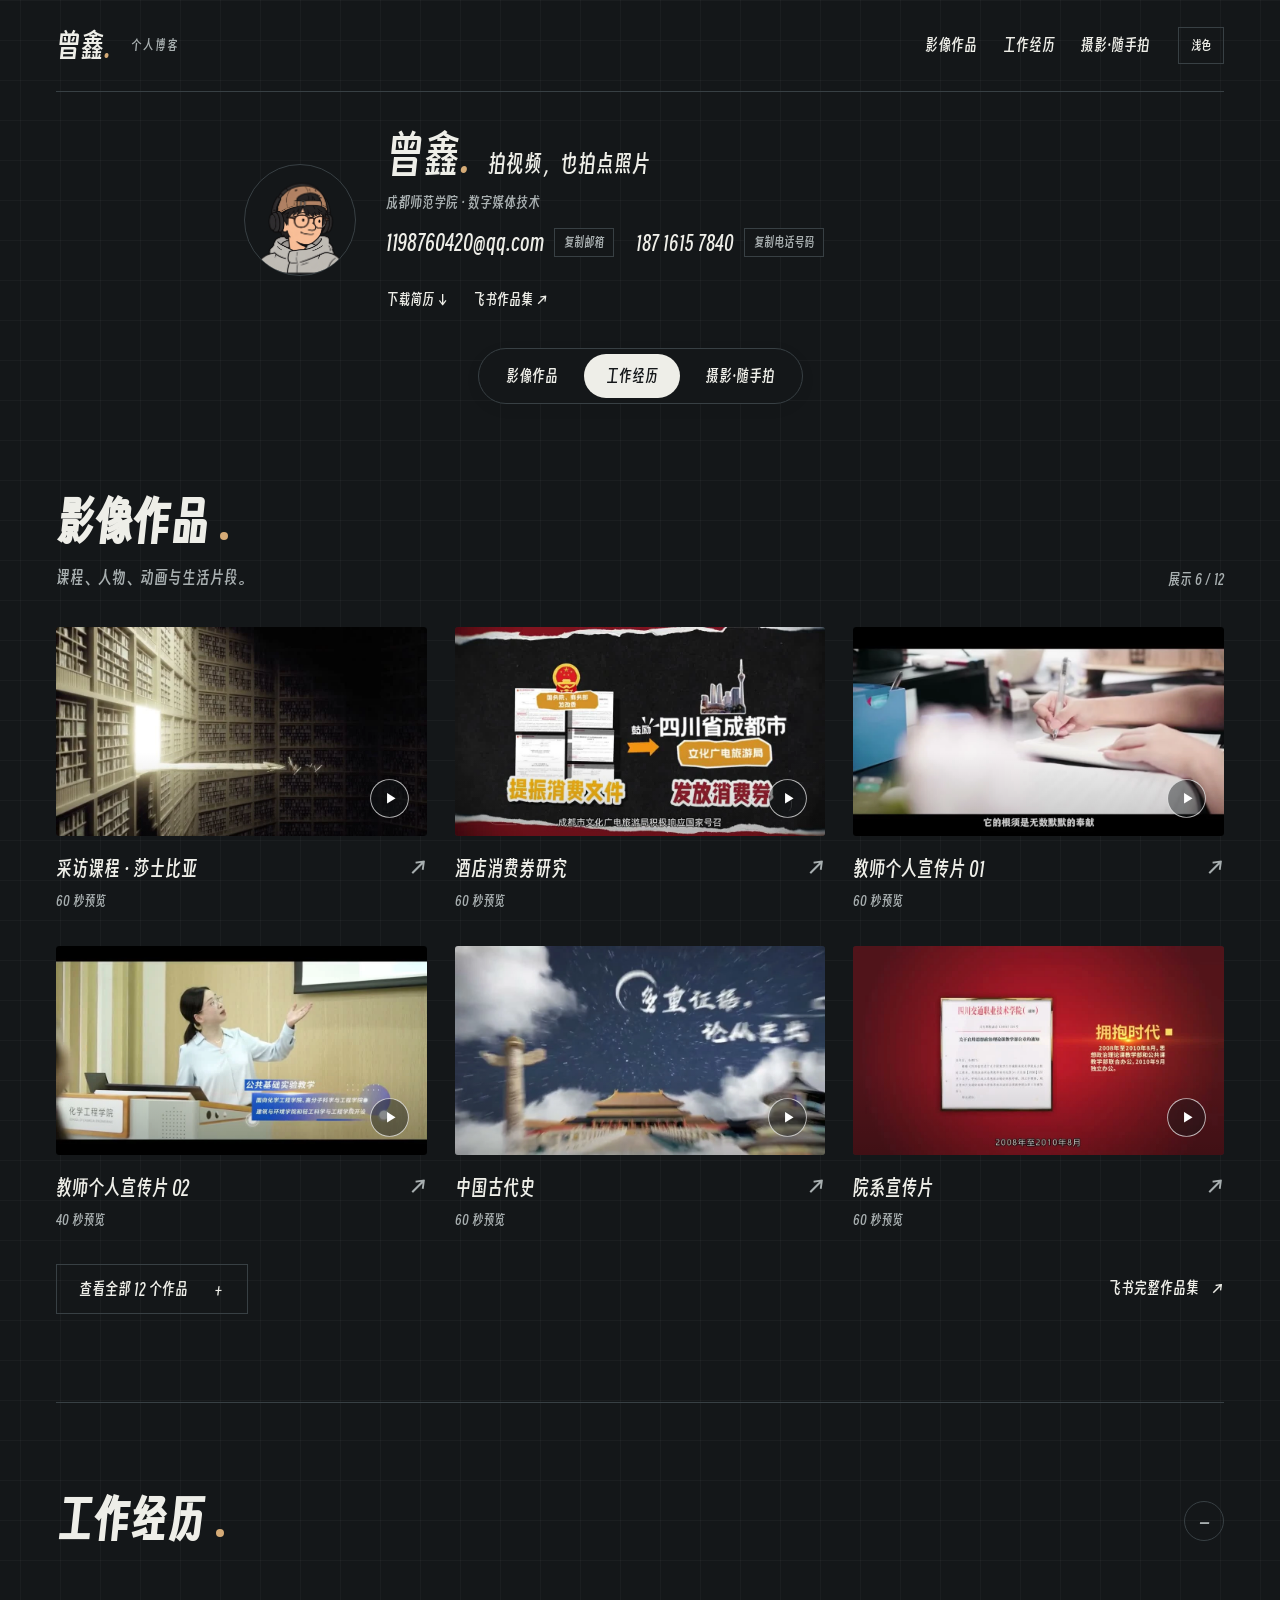
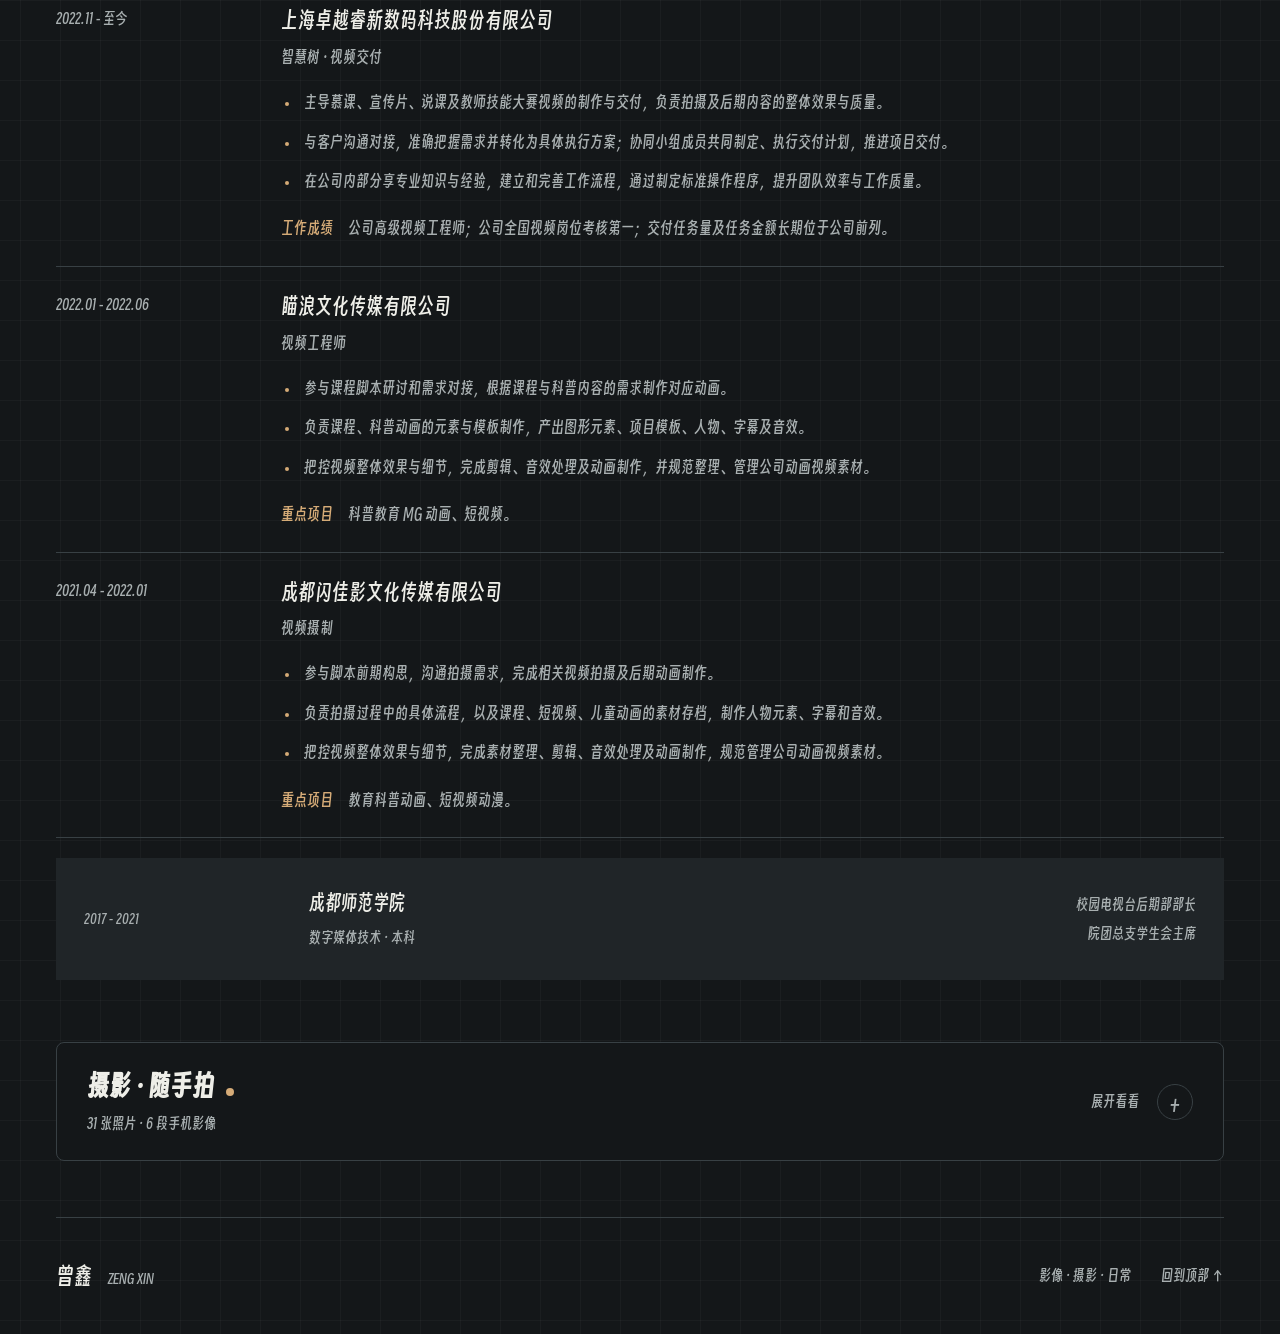
<file: index.html>
<!DOCTYPE html>

<html data-theme="dark" lang="zh-CN">
<head>
<meta charset="utf-8"/>
<meta content="width=device-width, initial-scale=1" name="viewport"/>
<meta content="#141719" name="theme-color"/>
<meta content="曾鑫的个人博客，摄影、影像与日常记录。" name="description"/>
<title>曾鑫 ZENG XIN · 个人博客</title>
<link href="assets/favicon.svg" rel="icon" type="image/svg+xml"/>
<link href="style.css" rel="stylesheet"/>
<script defer="" src="works.js"></script>
<script defer="" src="app.js"></script>
<script defer="True" src="photos.js"></script><script defer="True" src="mobile.js"></script><script defer="True" src="home.js"></script><link as="font" crossorigin="" href="assets/fonts/SmileySans.woff2" rel="preload" type="font/woff2"/><link href="blog.css" rel="stylesheet"/><link href="refinement.css" rel="stylesheet"/><link href="profile.css" rel="stylesheet"/></head>
<body>
<a class="skip" href="#main">跳转到主要内容</a>
<header class="header wrap profile-header">
<a aria-label="曾鑫，返回个人介绍" class="brand" href="#about"><span class="brand-name">曾鑫<span class="brand-dot">.</span></span><span class="brand-sub">个人博客</span></a>
<nav aria-label="主要导航"><a href="#works">影像作品</a><a href="#experience">工作经历</a><a href="#visual-archive">摄影·随手拍</a></nav>
<button aria-label="切换到浅色模式" class="theme-toggle" title="切换配色">浅色</button>
</header>
<main id="main">
<section aria-labelledby="about-title" class="profile-intro wrap profile-compact" id="about"><div class="profile-avatar"><img src="assets/zengxin-ip-cap.webp" width="900" height="900" alt="曾鑫的卡通头像：棕色帽子、眼镜与耳机" fetchpriority="high"/></div><div class="profile-copy"><h1 id="about-title">曾鑫<span>.</span></h1><p class="profile-role">拍视频，也拍点照片</p><p class="profile-school">成都师范学院 · 数字媒体技术</p><div class="profile-contact"><div class="profile-contact-row"><a class="profile-email" href="mailto:1198760420@qq.com">1198760420@qq.com</a><button id="copy-email" type="button" aria-label="复制邮箱 1198760420@qq.com">复制邮箱</button></div><div class="profile-contact-row"><a class="profile-phone" href="tel:18716157840">187 1615 7840</a><button id="copy-phone" type="button" aria-label="复制电话号码 18716157840">复制电话号码</button></div><p class="copy-status" id="copy-status" role="status"></p></div><div class="profile-actions"><a class="text-link" download="曾鑫-视频剪辑.pdf" href="assets/zengxin-resume.pdf">下载简历 ↓</a><a class="text-link" href="https://my.feishu.cn/wiki/WasAwvjKFiaPcKk3PEZcxbYVnSg" rel="noopener noreferrer" target="_blank">飞书作品集 ↗</a></div></div></section><nav aria-label="内容目录" class="archive-nav"><a class="active" href="#works">影像作品</a><a href="#experience">工作经历</a><a href="#visual-archive">摄影·随手拍</a></nav><section aria-labelledby="works-title" class="works section wrap" id="works">
<div class="section-heading"><h2 id="works-title">影像作品</h2><p>课程、人物、动画与生活片段。</p><span aria-live="polite" class="work-source-count" id="work-count">展示 6 / 12</span></div>
<div class="work-grid" id="work-grid"></div>
<div class="works-footer"><button aria-controls="work-grid" aria-expanded="false" class="button outline" id="show-more">展开全部作品 <span aria-hidden="true">＋</span></button><a class="text-link" href="https://h5y4s09bmg.feishu.cn/docx/doxcnPtYvPssKug4vtov208ULbd" rel="noopener noreferrer" target="_blank">飞书完整作品集 <span aria-hidden="true">↗</span></a></div>
</section><section aria-labelledby="experience-title" class="section wrap experience-section" id="experience"><details class="career-disclosure" open=""><summary><h2 id="experience-title">工作经历</h2><span aria-hidden="true" class="disclosure-symbol"></span></summary>
<div class="career"><article class="career-item"><p class="career-date mono">2022.11 - 至今</p><div><h3>上海卓越睿新数码科技股份有限公司<span>智慧树 · 视频交付</span></h3><ul class="career-responsibilities"><li>主导慕课、宣传片、说课及教师技能大赛视频的制作与交付，负责拍摄及后期内容的整体效果与质量。</li><li>与客户沟通对接，准确把握需求并转化为具体执行方案；协同小组成员共同制定、执行交付计划，推进项目交付。</li><li>在公司内部分享专业知识与经验，建立和完善工作流程，通过制定标准操作程序，提升团队效率与工作质量。</li></ul><p class="career-achievements"><strong>工作成绩</strong> 公司高级视频工程师；公司全国视频岗位考核第一；交付任务量及任务金额长期位于公司前列。</p></div></article><article class="career-item"><p class="career-date mono">2022.01 - 2022.06</p><div><h3>瞄浪文化传媒有限公司<span>视频工程师</span></h3><ul class="career-responsibilities"><li>参与课程脚本研讨和需求对接，根据课程与科普内容的需求制作对应动画。</li><li>负责课程、科普动画的元素与模板制作，产出图形元素、项目模板、人物、字幕及音效。</li><li>把控视频整体效果与细节，完成剪辑、音效处理及动画制作，并规范整理、管理公司动画视频素材。</li></ul><p class="career-projects"><strong>重点项目</strong> 科普教育 MG 动画、短视频。</p></div></article><article class="career-item"><p class="career-date mono">2021.04 - 2022.01</p><div><h3>成都闪佳影文化传媒有限公司<span>视频摄制</span></h3><ul class="career-responsibilities"><li>参与脚本前期构思，沟通拍摄需求，完成相关视频拍摄及后期动画制作。</li><li>负责拍摄过程中的具体流程，以及课程、短视频、儿童动画的素材存档，制作人物元素、字幕和音效。</li><li>把控视频整体效果与细节，完成素材整理、剪辑、音效处理及动画制作，规范管理公司动画视频素材。</li></ul><p class="career-projects"><strong>重点项目</strong> 教育科普动画、短视频动漫。</p></div></article></div><div class="education"><span class="mono">2017 - 2021</span><div><h3>成都师范学院</h3><p>数字媒体技术 · 本科</p></div><p>校园电视台后期部部长<br/>院团总支学生会主席</p></div>
</details></section><details class="visual-archive wrap" id="visual-archive"><summary><div class="visual-archive-label"><h2>摄影 · 随手拍</h2><p>31 张照片 · 6 段手机影像</p></div><span class="visual-archive-action"><span class="visual-open-label">展开看看</span><span class="visual-close-label">收起</span><b aria-hidden="true">＋</b></span></summary><div class="visual-archive-content"><section aria-labelledby="photo-title" class="photography section wrap" id="photography"><div class="section-heading photo-heading"><div><h2 id="photo-title">摄影</h2></div><a class="collection-link" href="photography.html" id="all-photographs">查看全部摄影 <span>31</span><b aria-hidden="true">↗</b></a></div>
<div aria-label="筛选摄影预览" class="home-photo-filters" role="group"><button aria-pressed="true" class="home-photo-filter active" data-album="all">全部</button><button aria-pressed="false" class="home-photo-filter" data-album="sea">水边</button><button aria-pressed="false" class="home-photo-filter" data-album="forest">山林</button><button aria-pressed="false" class="home-photo-filter" data-album="daily">日常</button></div><div class="album-grid" id="home-photo-grid"></div></section><section aria-labelledby="mobile-title" class="mobile-films section wrap" id="mobile-films"><div class="section-heading"><h2 id="mobile-title">随手拍</h2><p>手机里的影像记录。</p></div><div class="mobile-grid" id="mobile-grid"></div><div class="mobile-footer"><button aria-controls="mobile-grid" aria-expanded="false" class="button outline" id="show-mobile">查看全部手机影像 <span>6</span><b aria-hidden="true">＋</b></button></div></section></div></details>
</main>
<footer class="footer wrap"><a class="footer-brand" href="#">曾鑫 <span class="mono">ZENG XIN</span></a><p>影像 · 摄影 · 日常</p><a class="text-link" href="#main">回到顶部 ↑</a></footer>
<dialog aria-labelledby="player-title" id="player-dialog"><div class="player-header"><div><span class="mono sr-only" id="player-category"></span><h2 id="player-title"></h2></div><button aria-label="关闭视频播放器" id="close-player">关闭 ×</button></div><div class="video-stage"><video controls="" id="player" playsinline="" preload="metadata"></video><p class="video-message" id="video-loading" role="status">正在加载作品预览…</p></div><div class="player-footer"><p id="preview-note">约 60 秒作品节选，完整版请前往飞书查看。</p><a class="text-link" id="full-work" rel="noopener noreferrer" target="_blank">查看完整作品 ↗</a></div><p hidden="" id="video-error">视频暂时无法加载，请通过上方链接查看完整作品。</p></dialog>
</body>
</html>
</file>
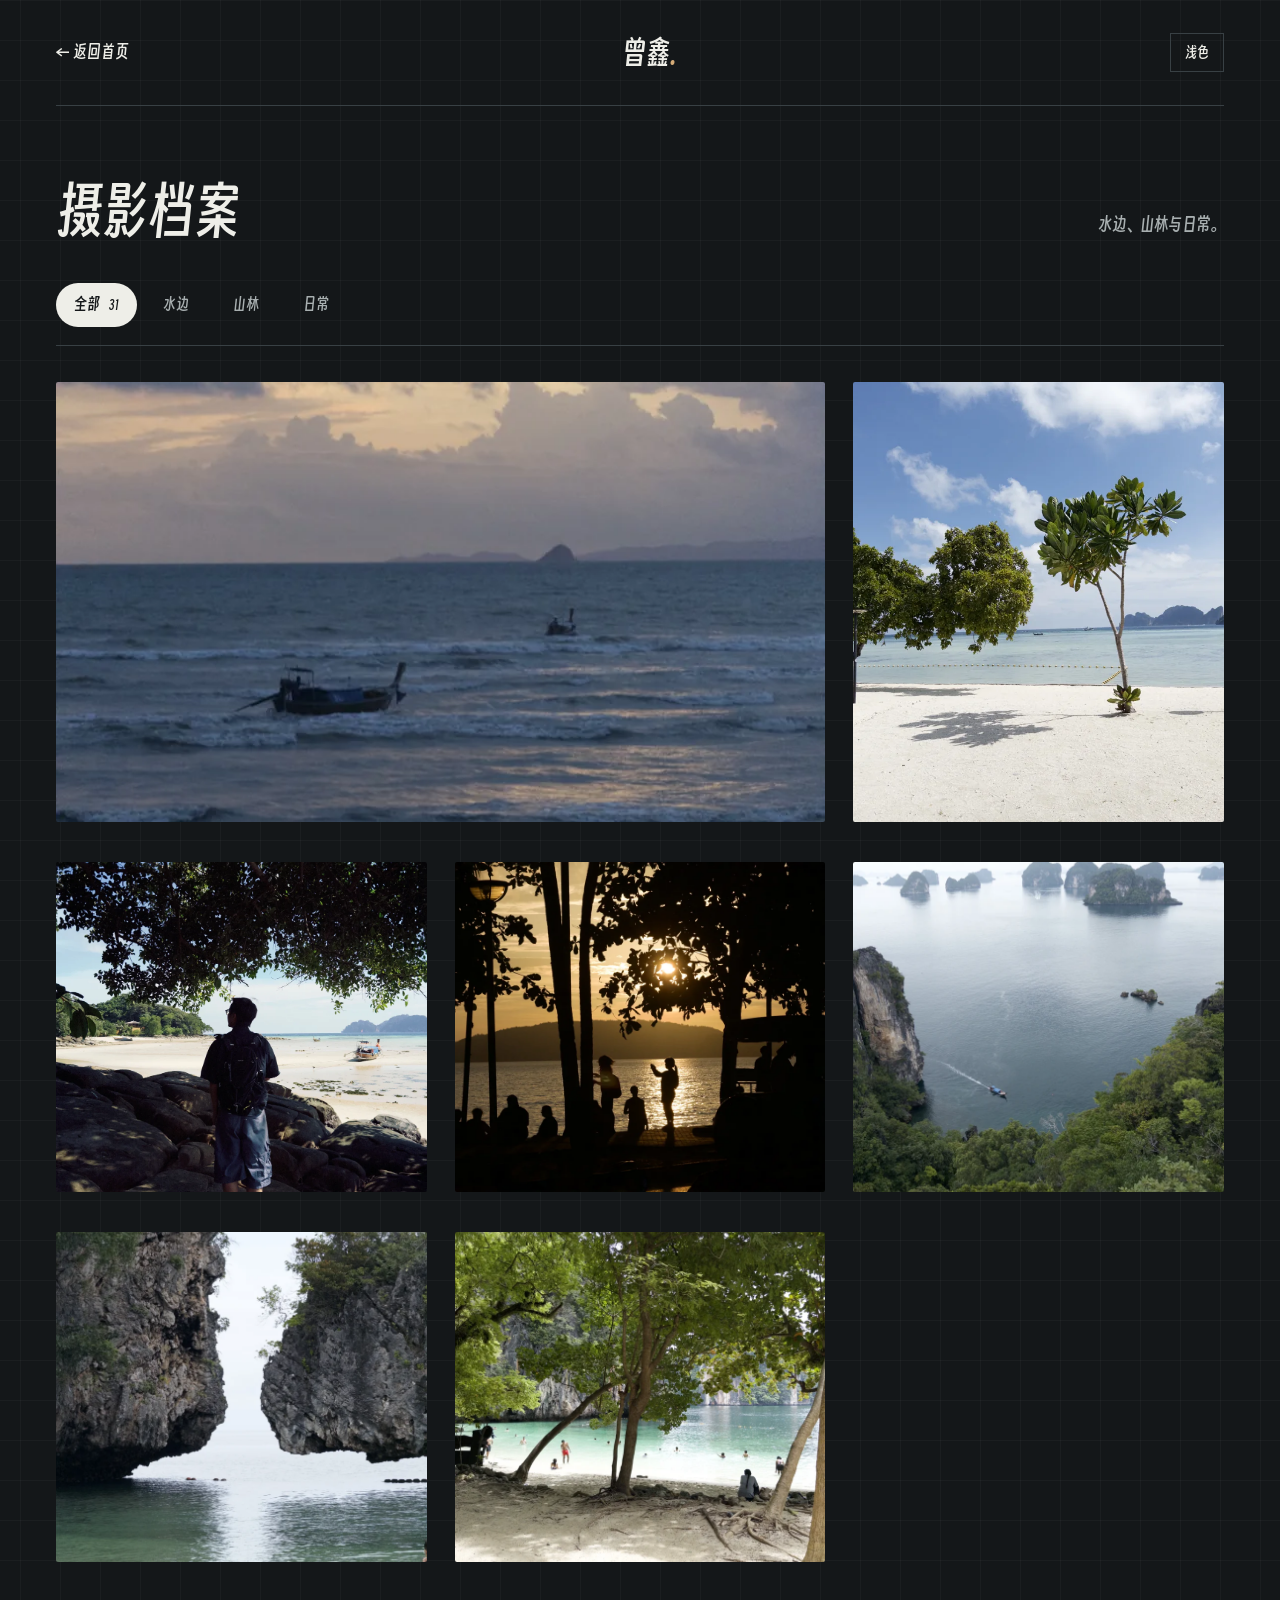
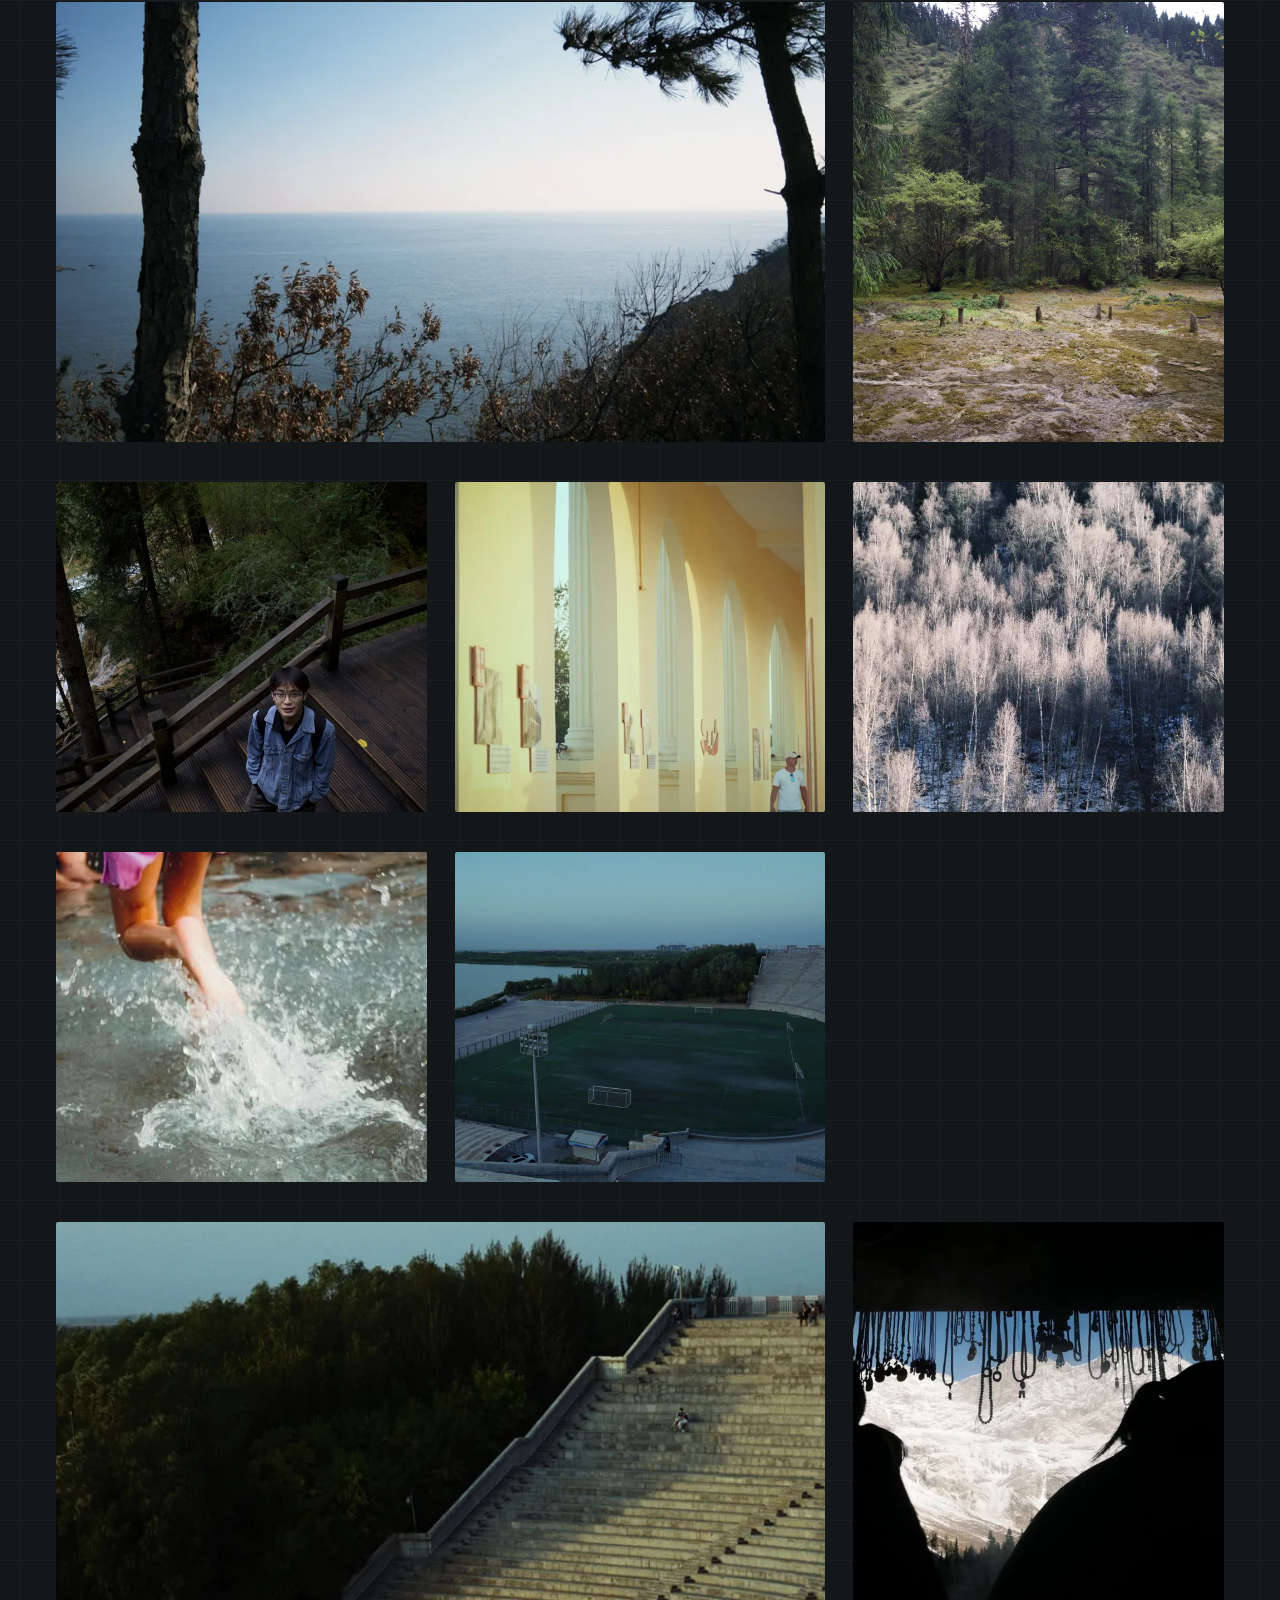
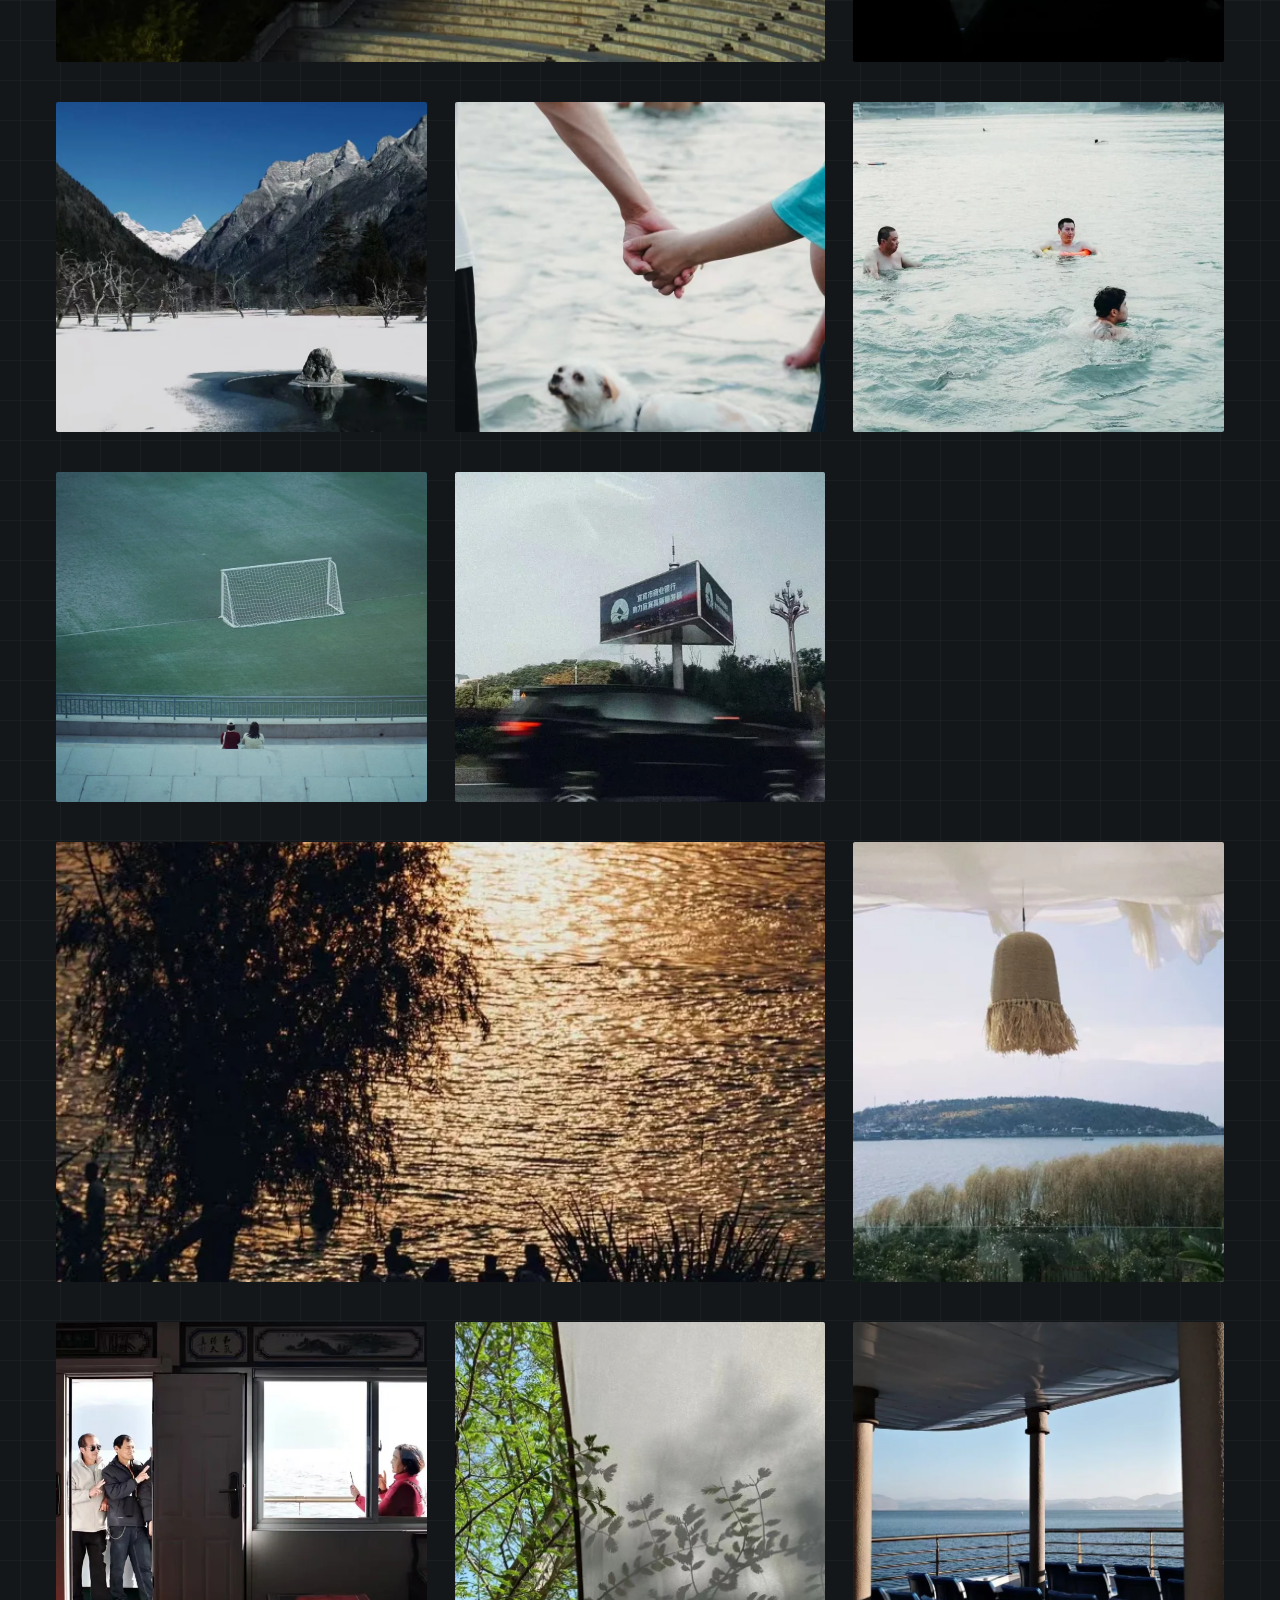
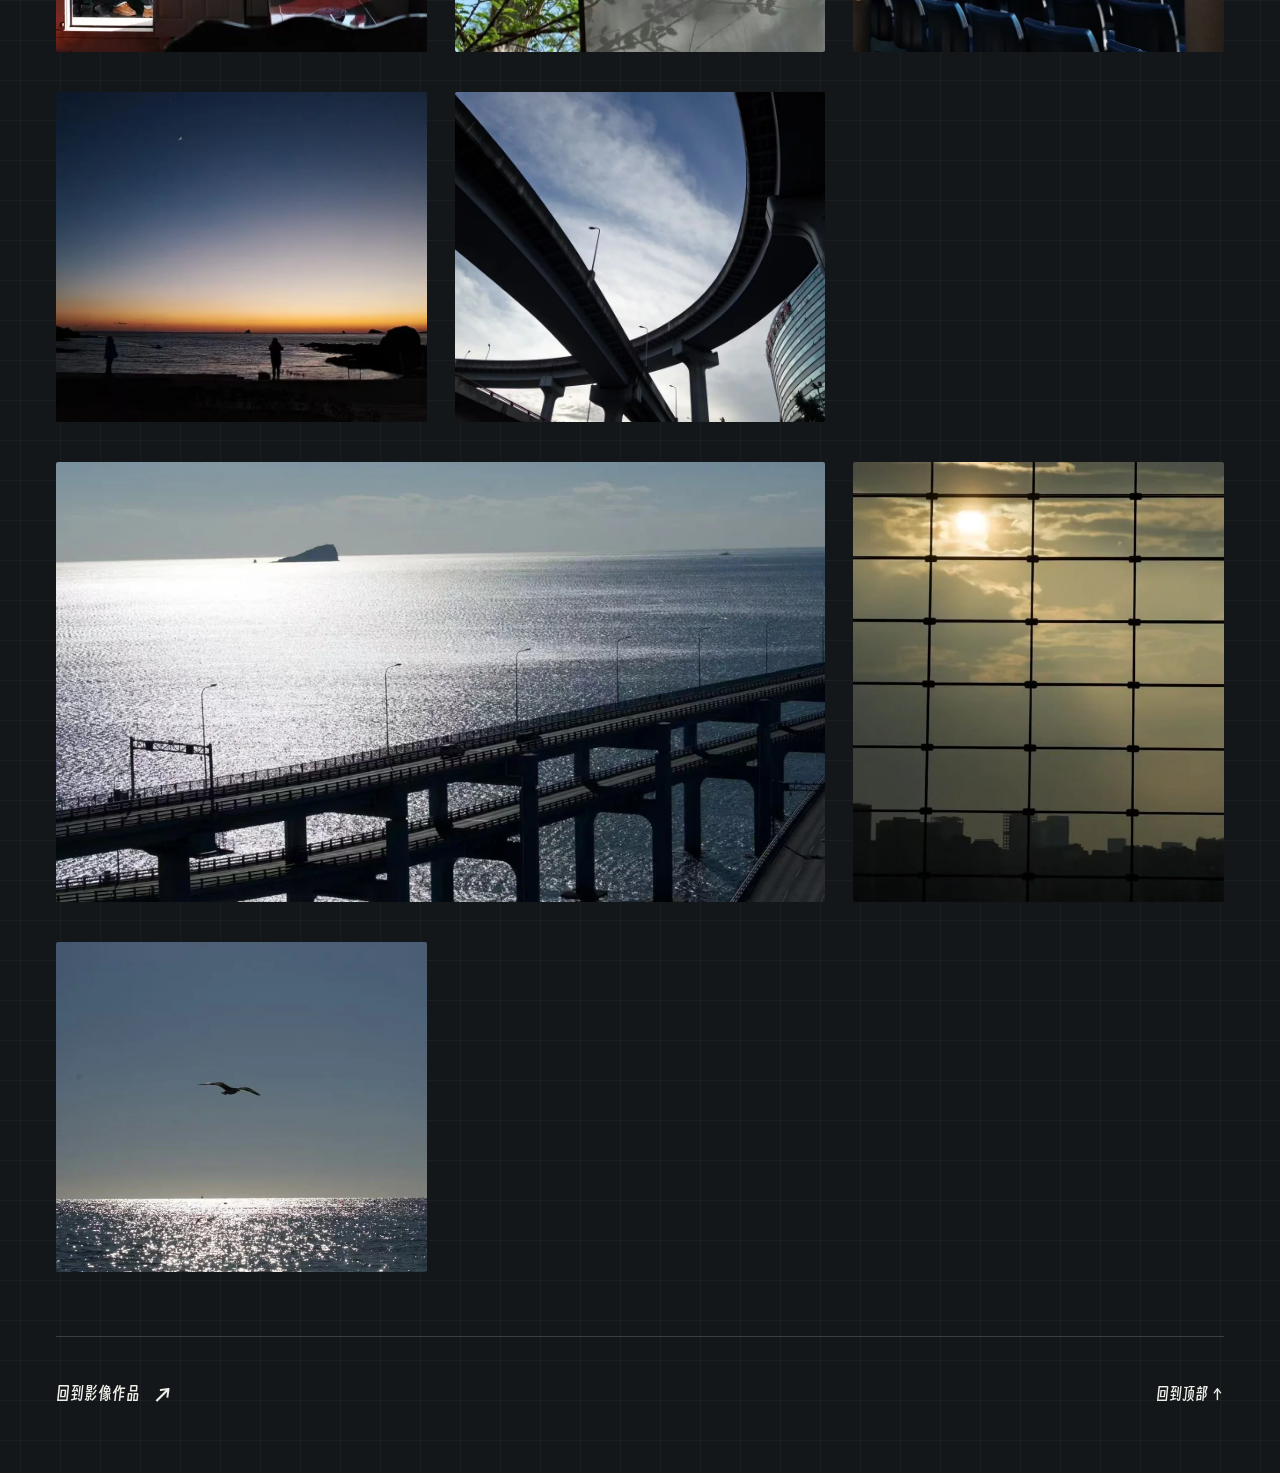
<file: photography.html>
<!DOCTYPE html>

<html data-theme="dark" lang="zh-CN"><head><meta charset="utf-8"/><meta content="width=device-width, initial-scale=1" name="viewport"/><meta content="曾鑫的摄影档案，水边、山林与日常。" name="description"/><meta content="#141719" name="theme-color"/><title>摄影 · 曾鑫</title><link href="assets/favicon.svg" rel="icon" type="image/svg+xml"/><link as="font" crossorigin="" href="assets/fonts/SmileySans.woff2" rel="preload" type="font/woff2"/><link href="style.css" rel="stylesheet"/><link href="blog.css" rel="stylesheet"/><script defer="" src="photos.js"></script><script defer="" src="gallery.js"></script><link href="refinement.css" rel="stylesheet"/><link href="profile.css" rel="stylesheet"/></head><body class="gallery-page"><a class="skip" href="#gallery-main">跳转到照片</a><header class="gallery-header wrap"><a class="gallery-back" href="index.html#photography">← 返回首页</a><a class="gallery-brand" href="index.html">曾鑫<span>.</span></a><button aria-label="切换到浅色模式" class="gallery-theme">深色</button></header><main class="gallery-main wrap" id="gallery-main"><div class="gallery-intro"><h1>摄影档案</h1><p>水边、山林与日常。</p></div><div class="photo-toolbar"><div aria-label="筛选相册" class="photo-filters" role="group"><button aria-pressed="true" class="photo-filter active" data-group="all">全部 <span>31</span></button><button aria-pressed="false" class="photo-filter" data-group="sea">水边</button><button aria-pressed="false" class="photo-filter" data-group="forest">山林</button><button aria-pressed="false" class="photo-filter" data-group="daily">日常</button></div><p aria-live="polite" class="sr-only" id="photo-count">31 张照片</p></div><div class="photo-grid gallery-grid" id="photo-grid"></div><div class="gallery-end"><a class="collection-link" href="index.html#works">回到影像作品 <b aria-hidden="true">↗</b></a><a href="#gallery-main">回到顶部 ↑</a></div></main><dialog aria-labelledby="photo-caption" class="photo-dialog" id="photo-dialog"><div class="photo-dialog-top"><span id="photo-position"></span><div class="photo-dialog-tools"><button aria-label="放大照片" aria-pressed="false" id="photo-zoom" type="button">放大</button><button aria-label="关闭照片" id="photo-close" type="button">关闭 ×</button></div></div><div class="photo-stage"><button aria-label="上一张照片" class="photo-arrow" id="photo-prev">←</button><div class="photo-canvas"><img alt="松与海" id="photo-full" src="assets/photos/pine-sea.webp"/></div><button aria-label="下一张照片" class="photo-arrow" id="photo-next">→</button></div><div class="photo-dialog-bottom"><p class="sr-only" id="photo-caption"></p><p id="photo-status" role="status"></p><a download="" id="photo-download">下载照片 ↓</a></div></dialog></body></html>
</file>
<file: style.css>
@charset "UTF-8";
:root{color-scheme:dark;--bg:#11120f;--surface:#1b1d17;--text:#f0f0e9;--muted:#aaaDa2;--line:#34362d;--accent:#d2ed67;--ink:#171a0d;--max:1320px;--radius:4px;--layer-header:10;--layer-dialog:20;font-family:"Microsoft YaHei UI","PingFang SC","Microsoft YaHei",Arial,sans-serif}
html[data-theme=light]{color-scheme:light;--bg:#f4f5ef;--surface:#e8eadf;--text:#1a1e12;--muted:#575e4c;--line:#cbd0c0;--accent:#567010;--ink:#fff}
*{box-sizing:border-box}html{scroll-behavior:smooth;scroll-padding-top:88px}body{margin:0;background:var(--bg);color:var(--text);font-size:15px;line-height:1.8}button,a{-webkit-tap-highlight-color:transparent}a{color:inherit;text-decoration:none}button{font:inherit;color:inherit;cursor:pointer}button:disabled{cursor:wait}button,a{touch-action:manipulation}button:focus-visible,a:focus-visible,video:focus-visible{outline:2px solid var(--accent);outline-offset:5px}::selection{background:var(--accent);color:var(--ink)}img{display:block;max-width:100%}.wrap{width:min(calc(100% - 112px),var(--max));margin-inline:auto}.mono{font-family:"Consolas","SFMono-Regular",monospace}.accent{color:var(--accent)}.skip{position:fixed;top:-100px;left:20px;background:var(--accent);color:var(--ink);padding:10px 20px;z-index:30}.skip:focus{top:10px}.header{height:96px;display:flex;align-items:center;gap:38px}.brand{display:flex;align-items:center;gap:14px;margin-right:auto}.monogram{background:var(--accent);color:var(--ink);font-size:25px;letter-spacing:-3px;font-weight:900;line-height:48px;width:52px;text-align:center;position:relative;border-radius:var(--radius)}.monogram span{position:absolute;font-size:8px;line-height:1;letter-spacing:0;right:4px;top:5px}.brand-name{font-size:18px;font-weight:700;line-height:1.4}.brand-name small{display:block;font-size:9px;letter-spacing:1.6px;color:var(--muted);font-weight:400}.header nav{display:flex;gap:32px;font-size:13px}.header nav a:hover,.text-link:hover{color:var(--accent)}.theme-toggle{border:1px solid var(--line);background:none;border-radius:var(--radius);font-size:11px;padding:5px 10px;color:var(--muted)}
.hero{position:relative;display:grid;grid-template-columns:1fr 1.18fr;align-items:center;min-height:540px;padding-block:48px 65px}.hero-copy{position:relative;z-index:1;grid-column:1;grid-row:1}.eyebrow{font-family:Consolas,monospace;font-size:11px;letter-spacing:2px;color:var(--accent);margin:0 0 26px}.hero h1{font-size:clamp(43px,4.8vw,68px);line-height:1.26;letter-spacing:-3px;font-weight:700;margin:0 0 24px;white-space:nowrap}.hero h1 span{color:var(--accent)}.hero-intro{font-size:14px;line-height:2;color:var(--muted);margin:0 0 30px}.hero-actions{display:flex;align-items:center;gap:28px}.button{display:inline-flex;justify-content:center;align-items:center;gap:32px;border:1px solid transparent;padding:11px 22px;line-height:1.8;font-size:13px;border-radius:var(--radius);white-space:nowrap;transition:background .2s,transform .2s}.button:active{transform:scale(.98)}.button.primary{background:var(--accent);color:var(--ink);font-weight:700}.button.primary:hover{filter:brightness(1.1)}.button.outline{border-color:var(--line);background:transparent}.button.outline:hover{border-color:var(--accent);color:var(--accent)}.text-link{font-size:13px;white-space:nowrap;transition:color .2s}.text-link span{margin-left:9px}.hero-visual{grid-column:2;grid-row:1;position:relative;margin:0 -28px 0 -70px;align-self:stretch;min-height:420px;overflow:hidden;border-radius:var(--radius)}.hero-visual img{width:100%;height:100%;object-fit:cover;object-position:65% center;filter:brightness(1.12)}.hero-visual:after{content:"";position:absolute;inset:0;background:linear-gradient(90deg,var(--bg),transparent 33%)}.hero-visual figcaption{position:absolute;bottom:12px;right:14px;font-size:9px;color:#c4c8bb;z-index:1;background:#11120faa;padding:2px 8px;border-radius:var(--radius)}html[data-theme=light] .hero-visual:after{background:none}html[data-theme=light] .hero-visual{margin-left:0}.credentials{display:grid;grid-template-columns:1fr 1.2fr 1fr;padding:28px 0 32px;border-block:1px solid var(--line)}.credentials>div:not(:first-child){padding-left:40px;border-left:1px solid var(--line)}.credentials strong{font-size:23px;font-weight:500;letter-spacing:-.6px}.credentials strong span{font-size:13px;margin-left:8px}.credentials p{font-size:11px;color:var(--muted);margin:5px 0 0;letter-spacing:.5px}
.section{padding-block:96px}.section-heading{margin-bottom:36px}.section-heading h2{font-size:clamp(28px,3vw,38px);line-height:1.5;font-weight:500;letter-spacing:-1.5px;margin:0 0 10px}.section-heading p{color:var(--muted);font-size:13px;margin:0}.work-toolbar{display:flex;align-items:center;justify-content:space-between;gap:20px;border-bottom:1px solid var(--line);margin-bottom:28px}.filters{display:flex;gap:26px}.filter{padding:0 0 16px;background:none;border:0;color:var(--muted);font-size:12px;position:relative}.filter.active{color:var(--text)}.filter.active:after{content:"";height:2px;background:var(--accent);bottom:-1px;left:0;right:0;position:absolute}.filter sup{font-size:9px;color:var(--accent);margin-left:3px}.work-toolbar>.mono{font-size:11px;color:var(--muted);align-self:flex-start;padding-top:2px}.work-grid{display:grid;grid-template-columns:repeat(12,1fr);gap:32px 24px}.work-card{grid-column:span 6;min-width:0}.work-card:nth-child(6n+1){grid-column:span 7}.work-card:nth-child(6n+2){grid-column:span 5}.work-card:nth-child(6n+3){grid-column:span 5}.work-card:nth-child(6n+4){grid-column:span 7}.work-card button{display:block;text-align:left;width:100%;padding:0;border:0;background:none}.work-image{aspect-ratio:16/9;overflow:hidden;position:relative;border-radius:var(--radius);background:var(--surface)}.work-card:nth-child(6n+1) .work-image,.work-card:nth-child(6n+2) .work-image{aspect-ratio:auto;height:310px}.work-card:nth-child(6n+3) .work-image,.work-card:nth-child(6n+4) .work-image{aspect-ratio:auto;height:285px}.work-image img{height:100%;width:100%;object-fit:cover;transition:transform .6s,filter .3s}.work-card button:hover img{transform:scale(1.035);filter:brightness(.78)}.play-mark{position:absolute;inset:0;display:grid;place-items:center;background:linear-gradient(0deg,#0003,transparent);opacity:0;transition:opacity .2s}.play-mark span{display:grid;place-items:center;border-radius:50%;border:1px solid #ffffff99;background:#11120f99;color:#fff;width:60px;height:60px;font-size:19px;padding-left:3px;backdrop-filter:blur(5px)}.work-card button:hover .play-mark,.work-card button:focus-visible .play-mark{opacity:1}.work-caption{display:flex;justify-content:space-between;gap:12px;margin-top:15px}.work-caption h3{margin:0;font-size:16px;font-weight:500}.work-caption p{font-size:10px;color:var(--muted);margin:4px 0 0}.work-arrow{font-size:23px;line-height:1.3;color:var(--muted)}.work-card button:hover .work-arrow{color:var(--accent)}.works-footer{margin-top:44px;display:flex;justify-content:center;gap:30px;align-items:center}.works-footer button[hidden]{display:none}
.about{border-top:1px solid var(--line);display:grid;grid-template-columns:.9fr 1.1fr;gap:100px}.portrait-line{display:flex;align-items:center;gap:18px;margin-bottom:30px}.portrait-line img{width:76px;height:76px;object-fit:cover;border-radius:var(--radius);filter:grayscale(1)}.portrait-line .mono{font-size:11px;color:var(--muted);line-height:1.8}.portrait-line strong{font-size:19px;font-weight:400;color:var(--text);letter-spacing:1px}.about h2{font-size:34px;line-height:1.5;font-weight:500;letter-spacing:-1px;margin:0 0 22px}.about-intro>p{font-size:13px;line-height:2.1;color:var(--muted);max-width:420px;margin:0 0 15px}.capabilities{padding-top:8px}.capabilities article{display:grid;grid-template-columns:30px 1fr;gap:22px;padding:26px 0;border-top:1px solid var(--line)}.capabilities article:first-child{padding-top:0;border-top:0}.cap-index{color:var(--accent);font-size:11px;padding-top:5px}.capabilities h3{font-size:19px;font-weight:500;margin:0 0 12px}.capabilities p{font-size:13px;color:var(--muted);margin:0;line-height:2}.skill-tags{display:flex;flex-wrap:wrap;gap:8px;margin-top:16px}.skill-tags span{border:1px solid var(--line);border-radius:var(--radius);padding:2px 9px;color:var(--muted);font-size:10px}
.experience{border-top:1px solid var(--line)}.career{margin-top:45px}.career-item{display:grid;grid-template-columns:220px 1fr;gap:40px;padding:28px 0}.career-date{font-size:12px;color:var(--muted);margin:3px 0 0}.career-item h3{font-size:17px;margin:0 0 14px;font-weight:500}.career-item h3 span{display:block;font-size:12px;color:var(--muted);margin-top:5px}.career-item div>p{font-size:13px;color:var(--muted);margin:0;max-width:700px;line-height:2}.career-highlight{display:inline-block;margin-top:15px;font-size:11px;color:var(--accent)}.education{display:grid;grid-template-columns:220px 1fr 1fr;gap:40px;align-items:center;background:var(--surface);margin-top:28px;padding:28px;border-radius:var(--radius)}.education>.mono{font-size:12px;color:var(--muted)}.education h3{font-size:17px;font-weight:500;margin:0 0 3px}.education p{font-size:12px;color:var(--muted);margin:0;line-height:1.9}.education>p{text-align:right}.source-note{font-size:10px;color:var(--muted);margin:18px 0 0}.contact{border-top:1px solid var(--line)}.contact h2{font-size:clamp(36px,5vw,64px);font-weight:500;letter-spacing:-2px;line-height:1.4;margin:0 0 48px}.contact-bottom{display:flex;justify-content:space-between;gap:25px;align-items:flex-end}.contact-bottom p{font-size:11px;color:var(--muted);margin:0 0 10px}.email{font-size:clamp(18px,2.3vw,30px);line-height:1.4;font-family:Consolas,monospace;border-bottom:1px solid var(--line);padding-bottom:10px;display:inline-block}.email span{margin-left:20px;color:var(--accent)}.contact-tools{display:flex;gap:28px;align-items:center}.copy-status{min-height:20px;margin:15px 0 0;font-size:12px;color:var(--accent)}.footer{border-top:1px solid var(--line);padding-block:28px;display:flex;align-items:center;gap:30px;color:var(--muted);font-size:11px}.footer-brand{font-size:15px;color:var(--text)}.footer-brand span{margin-left:12px;font-size:10px;color:var(--muted)}.footer p{margin-left:auto}.footer .text-link{font-size:11px}
dialog{background:var(--bg);color:var(--text);border:1px solid var(--line);border-radius:var(--radius);padding:26px;width:min(1000px,calc(100% - 32px));max-height:92dvh;z-index:var(--layer-dialog)}dialog::backdrop{background:#000d;backdrop-filter:blur(9px)}.player-header{display:flex;justify-content:space-between;align-items:center;gap:20px;margin-bottom:20px}.player-header h2{font-size:20px;margin:4px 0 0;font-weight:500}.player-header .mono{font-size:10px;color:var(--accent)}#close-player{border:1px solid var(--line);border-radius:var(--radius);padding:7px 12px;background:transparent;font-size:12px;white-space:nowrap}.video-stage{position:relative;min-height:120px;background:#000;aspect-ratio:16/9;display:grid;place-items:center}.video-stage video{width:100%;height:100%;max-height:62dvh;object-fit:contain}.video-message{position:absolute;top:40%;color:#ddd;font-size:12px;pointer-events:none}.video-message[hidden]{display:none}.player-footer{display:flex;align-items:center;justify-content:space-between;gap:24px;padding-top:18px}.player-footer p{font-size:11px;color:var(--muted);margin:0}#video-error{font-size:12px;color:var(--accent)}body.modal-open{overflow:hidden}
@media(min-width:1500px){.hero{min-height:610px}.hero-visual{margin-right:0}}@media(max-width:1100px){.wrap{width:calc(100% - 64px)}.header{height:80px;gap:24px}.header nav{gap:24px}.hero{min-height:490px}.hero h1{font-size:49px}.hero-visual{margin-left:-65px;min-height:370px}.about{gap:60px}.education{grid-template-columns:180px 1fr 1fr;gap:20px}.career-item{grid-template-columns:180px 1fr;gap:20px}.work-card:nth-child(n) .work-image{height:250px;aspect-ratio:auto}.contact-tools{flex-direction:column;gap:10px;align-items:flex-start}}
@media(max-width:767px){.wrap{width:calc(100% - 40px)}.header{height:76px;gap:12px}.monogram{width:40px;line-height:40px;font-size:22px}.brand{gap:9px}.brand-name{font-size:15px}.brand-name small{font-size:7px;letter-spacing:.6px}.header nav{gap:16px;font-size:12px}.header nav a:nth-child(2),.header nav a:nth-child(3){display:none}.theme-toggle{font-size:10px;padding:4px 7px}.hero{grid-template-columns:1fr;padding-top:28px;padding-bottom:32px;min-height:0;gap:28px}.hero-copy{grid-column:1;grid-row:1}.hero h1{font-size:clamp(40px,9vw,58px);line-height:1.3;letter-spacing:-2px;margin-bottom:18px}.eyebrow{font-size:9px;letter-spacing:1.5px;margin-bottom:18px}.hero-intro{font-size:12px;margin-bottom:22px}.hero-actions{gap:26px}.hero-visual{grid-column:1;grid-row:2;min-height:0;height:230px;margin:0}.hero-visual img{object-position:70% 60%}.hero-visual:after{display:none}.hero-visual figcaption{font-size:8px}.credentials{grid-template-columns:1fr 1fr 1.1fr;padding:20px 0}.credentials>div:not(:first-child){padding-left:14px}.credentials strong{font-size:16px;letter-spacing:-.6px}.credentials strong span{font-size:10px;margin-left:4px}.credentials p{font-size:9px;line-height:1.6;max-width:108px;margin-top:6px;letter-spacing:0}.section{padding-block:60px}.section-heading h2{font-size:28px}.section-heading p{font-size:12px}.section-heading{margin-bottom:26px}.work-toolbar{align-items:flex-start;flex-direction:column;gap:0;overflow:hidden}.filters{gap:20px;width:100%;overflow-x:auto}.filter{font-size:11px;white-space:nowrap;flex-shrink:0;padding-bottom:12px}.work-toolbar>.mono{display:none}.work-grid{grid-template-columns:1fr;gap:28px}.work-card:nth-child(n){grid-column:1}.work-card:nth-child(n) .work-image{height:auto;aspect-ratio:16/9}.work-caption{margin-top:10px}.work-caption h3{font-size:15px}.work-caption p{font-size:10px}.play-mark{opacity:1;place-items:end;align-items:end;padding:10px}.play-mark span{width:36px;height:36px;font-size:12px}.works-footer{gap:20px;flex-wrap:wrap;margin-top:32px}.works-footer .button{font-size:12px;padding:9px 16px}.about{grid-template-columns:1fr;gap:30px}.about h2{font-size:30px}.about-intro>p{max-width:none;font-size:12px}.portrait-line{margin-bottom:22px}.capabilities article{gap:16px}.capabilities p{font-size:12px}.career{margin-top:20px}.career-item{grid-template-columns:1fr;gap:10px;padding:22px 0}.career-date{font-size:11px}.career-item h3{font-size:16px}.career-item div>p{font-size:12px}.education{grid-template-columns:1fr;gap:12px;padding:22px;margin-top:20px}.education>p{text-align:left}.contact h2{font-size:39px;margin-bottom:32px}.contact-bottom{flex-direction:column;align-items:flex-start;gap:28px}.contact-tools{flex-direction:row;align-items:center;gap:24px}.email{font-size:22px;letter-spacing:-.7px}.email span{margin-left:6px}.footer{gap:15px;flex-wrap:wrap;padding-block:22px}.footer p{display:none}.footer .text-link{margin-left:auto}.player-header h2{font-size:16px}.player-header .mono{font-size:9px}dialog{padding:18px}.player-footer{flex-direction:column;align-items:flex-start;gap:12px}.player-footer p{font-size:10px}}
@media(prefers-reduced-motion:reduce){html{scroll-behavior:auto}*,*:before,*:after{animation:none!important;transition:none!important}}
</file>
<file: blog.css>
/* Personal photography blog. Cinematic opening; quiet editorial archive. */
.sr-only{position:absolute!important;width:1px!important;height:1px!important;padding:0!important;margin:-1px!important;overflow:hidden!important;clip-path:inset(50%)!important;white-space:nowrap!important;border:0!important}
#player-dialog.is-portrait{width:min(520px,calc(100% - 24px))}#player-dialog.is-portrait .video-stage{height:62svh;aspect-ratio:9/16;width:auto;max-width:100%;margin-inline:auto}#player-dialog.is-portrait .video-stage video{max-height:62svh}#player-dialog.is-portrait .player-footer{align-items:flex-start;flex-direction:column;gap:10px}
.archive-nav{position:sticky;top:16px;z-index:9;display:flex;gap:4px;width:fit-content;margin:28px auto -20px;padding:5px;border:1px solid var(--line);border-radius:40px;background:var(--bg);box-shadow:0 4px 20px #00000008}.archive-nav a{font-size:16px;line-height:1.5;padding:10px 23px;border-radius:30px;white-space:nowrap}.archive-nav a.active{background:var(--text);color:var(--bg)}.archive-nav a:not(.active):hover{background:var(--surface)}@media(max-width:767px){.archive-nav{top:10px;margin:20px auto -18px;padding:4px;max-width:calc(100% - 32px)}.archive-nav a{font-size:15px;padding:9px 18px}}@media(max-width:374px){.archive-nav a{padding:9px 15px}}
@font-face{font-family:SmileySans;src:url('assets/fonts/SmileySans.woff2') format('woff2');font-weight:400;font-display:swap}
:root{--bg:#141719;--surface:#202528;--text:#eeeee8;--muted:#a8afb0;--line:#384044;--accent:#d5ab77;--ink:#171a1b;--max:1280px;--radius:0px;--font-blog:SmileySans,"Microsoft YaHei",sans-serif;--ease-blog:cubic-bezier(.2,.7,.2,1);font-family:var(--font-blog)}
html[data-theme=light]{--bg:#f7f6f2;--surface:#eeede7;--text:#242729;--muted:#606668;--line:#d9dad4;--accent:#8c5930;--ink:#fff}
html,body{overflow-x:clip}html{scroll-padding-top:32px}body{font-size:17px;line-height:1.7}h1,h2,h3,p{overflow-wrap:anywhere}button{font-family:var(--font-blog)}button,a{transition:color .2s var(--ease-blog),background .2s var(--ease-blog),transform .2s var(--ease-blog)}button:active,.button:active{transform:scale(.97)}.wrap{width:min(calc(100% - 112px),var(--max))}.mono{font-family:var(--font-blog)}
.header{position:absolute;left:0;right:0;top:0;height:96px;z-index:10;color:#f6f1e6;border-bottom:1px solid #ffffff30;gap:28px}.brand-name{font-family:var(--font-blog);font-size:30px;font-weight:400;line-height:1}.brand-dot{color:#ddb982}.brand-sub{font-size:13px;letter-spacing:2px;opacity:.9}.brand{gap:20px}.header nav{font-size:16px;gap:32px}.header nav a{white-space:nowrap}.header nav a:hover{color:#ddb982}.theme-toggle{color:#f6f1e6;border-color:#ffffff50;padding:6px 12px;font-size:13px;white-space:nowrap}
.cinema-hero{display:block;position:relative;padding:0;min-height:680px;height:100svh;max-height:1120px;isolation:isolate;color:#f6f1e6;background:#1c3743}.cinema-image{position:absolute;inset:0;width:100%;height:100%;object-fit:cover;object-position:center 58%;z-index:-3}.cinema-shade{position:absolute;inset:0;z-index:-2;background:linear-gradient(180deg,#07121b80 0%,#07121b45 42%,#07121b38 61%,#07121bb8 100%)}.cinema-wordmark{position:absolute;left:0;right:0;top:18%;text-align:center;padding:0 5.1%}.cinema-hero h1{font-family:Impact,"Arial Narrow",sans-serif;font-weight:400;font-size:clamp(100px,19.5vw,360px);line-height:1.1;letter-spacing:.035em;white-space:nowrap;margin:0;color:#f0ebde}.cinema-bottom{position:absolute;left:0;right:0;bottom:54px;display:flex;align-items:flex-end;justify-content:space-between;gap:24px}.cinema-name{font-size:46px;line-height:1.2;margin:0 0 10px}.cinema-caption>p:last-child{font-size:17px;letter-spacing:3px;margin:0;color:#e2e5df}.cinema-scroll{font-size:16px;display:flex;gap:40px;align-items:center;margin-left:auto;margin-right:190px;padding:12px 0;border-bottom:1px solid #ffffff65;white-space:nowrap}.cinema-scroll span{font-size:25px}.hero-mascot{position:absolute;bottom:-14px;right:-6px;width:146px;transition:transform .3s var(--ease-blog)}.hero-mascot:hover{transform:translateY(-5px) rotate(-3deg)}.hero-mascot img{width:100%;height:auto}
.section{padding-block:106px}.section-heading{margin-bottom:38px}.section-heading h2{font-family:var(--font-blog);font-size:48px;line-height:1.25;font-weight:400;letter-spacing:0;margin:0 0 12px}.section-heading p{font-size:17px;line-height:1.7;color:var(--muted)}.photo-heading{display:flex;align-items:center;justify-content:space-between;gap:24px}.text-link{font-size:16px}.photo-toolbar{display:flex;align-items:center;justify-content:space-between;border-bottom:1px solid var(--line);margin-bottom:36px;padding-bottom:18px;gap:18px}.photo-filters{display:flex;gap:8px}.photo-filter{border:0;background:transparent;padding:8px 18px;font-size:16px;color:var(--muted);border-radius:24px;white-space:nowrap}.photo-filter.active{background:var(--text);color:var(--bg)}.photo-filter span{margin-left:6px;opacity:1;font-size:13px}#photo-count{font-size:15px;color:var(--muted);margin:0;white-space:nowrap}.photo-grid{columns:3;column-gap:28px}.photo-card{break-inside:avoid;margin:0 0 30px;display:block}.photo-card button{display:block;width:100%;border:0;background:none;padding:0;text-align:left}.photo-image{overflow:hidden;background:var(--surface)}.photo-image img{display:block;width:100%;height:auto;transition:transform .55s var(--ease-blog)}.photo-card button:hover .photo-image img{transform:scale(1.025)}.photo-card figcaption{display:flex;align-items:center;justify-content:space-between;padding-top:12px;gap:12px;font-size:16px;color:var(--text)}.photo-card figcaption span:last-child{font-size:13px;color:var(--muted)}.photo-card button:focus-visible{outline-offset:6px}.photo-grid.is-switching{animation:gallery-appear .3s var(--ease-blog)}@keyframes gallery-appear{from{opacity:.35;transform:translateY(8px)}to{opacity:1;transform:translateY(0)}}
.works,.mobile-films,.about,.contact{border-top:1px solid var(--line)}.work-toolbar>.mono{font-size:14px}.filters{gap:24px}.filter{font-size:16px;padding-bottom:17px}.filter sup{font-size:12px}.work-caption h3{font-family:var(--font-blog);font-size:22px;font-weight:400}.work-caption p{font-size:14px;line-height:1.7}.work-grid{grid-template-columns:repeat(12,minmax(0,1fr));gap:38px 28px}.work-card:nth-child(n) .work-image{height:auto;aspect-ratio:16/9}.work-caption{margin-top:16px}.play-mark span{backdrop-filter:none}.works-footer{margin-top:36px;gap:30px}.button{font-size:16px;padding:10px 22px;gap:24px}.mobile-grid{display:grid;grid-template-columns:repeat(6,minmax(0,1fr));gap:18px}.mobile-card button{border:0;background:transparent;padding:0;width:100%;text-align:left}.mobile-image{position:relative;aspect-ratio:9/16;background:var(--surface);overflow:hidden}.mobile-image img{width:100%;height:100%;object-fit:cover;transition:transform .4s var(--ease-blog)}.mobile-image>span{position:absolute;right:12px;bottom:10px;font-size:14px;color:#fff;border:1px solid #ffffff80;border-radius:50%;width:34px;height:34px;display:grid;place-content:center;background:#0005}.mobile-card h3{font-size:16px;font-family:var(--font-blog);font-weight:400;margin:12px 0 0}.mobile-card button:hover img{transform:scale(1.03)}
.about{display:grid;grid-template-columns:.8fr 1.2fr;align-items:start;gap:90px}.about-character{background:var(--surface);position:sticky;top:32px;min-height:480px;display:flex;align-items:flex-end;justify-content:center;overflow:hidden}.about-character img{width:310px;height:auto;margin-bottom:10px;max-height:480px;object-fit:contain}.about-kicker{font-size:17px;color:var(--muted)}.about h2{font-size:76px;line-height:1.2;letter-spacing:0;margin:18px 0 28px;font-family:var(--font-blog);font-weight:400}.about h2 span{color:var(--accent)}.about-copy>p{font-size:18px;color:var(--muted);line-height:1.8;margin:0 0 12px}.about-copy>.about-lead{font-size:25px;color:var(--text)}.about-copy>.about-school{font-size:16px;margin-top:24px}.about-actions{display:flex;gap:30px;flex-wrap:wrap;margin-top:30px}.career-details{margin-top:34px;border-top:1px solid var(--line);padding-top:20px}.career-details summary{font-size:18px;cursor:pointer;display:flex;justify-content:space-between;list-style:none;align-items:center}.career-details summary::-webkit-details-marker{display:none}.career-details[open] summary span{transform:rotate(45deg)}.career-details summary span{display:inline-block;transition:transform .2s}.career-content{border:0;padding:0}.career{margin-top:16px}.career-item{display:block;padding:22px 0;border-bottom:1px solid var(--line)}.career-date{font-size:14px;margin-bottom:12px}.career-item h3{font-family:var(--font-blog);font-weight:400;font-size:20px}.career-item h3 span{font-size:15px}.career-item div>p,.career-highlight{font-size:15px}.education{display:block;padding:20px;margin-top:20px}.education>.mono{font-size:14px}.education h3{font-family:var(--font-blog);font-size:20px;margin-top:12px}.education p{font-size:15px}.education>p{text-align:left;margin-top:12px}.contact h2{font-size:48px;font-family:var(--font-blog);font-weight:400;line-height:1.3;margin-bottom:42px;letter-spacing:0}.contact-bottom p{font-size:16px}.email{font-family:var(--font-blog);font-size:34px;letter-spacing:0;padding-bottom:12px;white-space:nowrap}.contact-tools{flex-direction:row}.copy-status{font-size:15px;min-height:26px}.footer{padding-block:30px;font-size:15px;gap:30px}.footer-brand{font-family:var(--font-blog);font-size:22px}.footer-brand span{font-size:14px}.footer .text-link{font-size:15px}
dialog{border-radius:12px}.player-header h2{font-family:var(--font-blog);font-size:24px;line-height:1.5}#close-player{font-size:16px}.player-header .mono{font-size:14px}.player-footer p{font-size:15px}.video-message,#video-error{font-size:16px}.photo-dialog{width:calc(100vw - 40px);max-width:1500px;max-height:96svh;padding:18px 24px;border:1px solid #ffffff30;background:#121618;color:#f3f1e9;overflow:hidden}.photo-dialog-top,.photo-dialog-bottom{display:flex;align-items:center;justify-content:space-between;gap:20px;font-size:16px}.photo-dialog-top{margin-bottom:12px}.photo-dialog-tools{display:flex;gap:18px}.photo-dialog-tools button{background:none;border:0;padding:6px 12px;color:#f3f1e9;font-size:16px}.photo-stage{display:flex;align-items:center;gap:20px}.photo-canvas{height:76svh;min-width:0;flex:1;overflow:auto;display:grid;place-items:center;background:#0c1012}.photo-canvas img{max-width:100%;max-height:76svh;object-fit:contain;width:auto;height:auto}.photo-canvas.is-zoomed{display:block}.photo-canvas.is-zoomed img{max-width:none;max-height:none;width:auto;min-width:100%}.photo-arrow{font-size:24px;flex:0 0 44px;width:44px;height:44px;background:none;border:1px solid #ffffff50;border-radius:50%;color:#f3f1e9}.photo-arrow:disabled{opacity:.25;cursor:default}.photo-dialog-bottom{padding-top:10px;min-height:38px}.photo-dialog-bottom p{margin:0}.photo-dialog-bottom a{white-space:nowrap}.photo-dialog-bottom #photo-status{font-size:14px;color:#c4c8c7}.photo-canvas.is-loading img{opacity:.3}.photo-dialog[open]{animation:photo-open .25s var(--ease-blog)}@keyframes photo-open{from{opacity:.3;transform:scale(.985)}to{opacity:1;transform:scale(1)}}
@media(min-width:1700px){.cinema-wordmark{top:18%}.cinema-hero h1{font-size:19vw}}@media(max-width:1100px){.wrap{width:calc(100% - 72px)}.header{height:88px}.header nav{gap:24px}.photo-grid{column-gap:20px}.mobile-grid{grid-template-columns:repeat(3,minmax(0,1fr));gap:30px 20px}.about{gap:50px;grid-template-columns:.8fr 1.2fr}.about-character{min-height:400px}.about-character img{max-height:400px}.email{font-size:29px}.cinema-scroll{margin-right:140px}.hero-mascot{width:120px}.cinema-hero{min-height:600px}}
@media(max-width:767px){html{scroll-padding-top:20px}.wrap{width:calc(100% - 40px)}body{font-size:16px}.header{height:76px;gap:14px}.brand{gap:0}.brand-name{font-size:26px}.brand-sub{display:none}.header nav{gap:18px;font-size:15px}.header nav a:nth-child(2),.header nav a:nth-child(3){display:block}.header nav a:last-child{display:none}.theme-toggle{font-size:13px;padding:5px 8px}.cinema-hero{min-height:600px;height:92svh;max-height:900px}.cinema-wordmark{top:27%;padding-inline:18px}.cinema-hero h1{font-size:19vw;letter-spacing:.02em;white-space:nowrap;line-height:1.1;margin:0}.cinema-image{object-position:47% center}.cinema-bottom{bottom:36px;gap:20px}.cinema-name{font-size:38px}.cinema-caption>p:last-child{font-size:15px;letter-spacing:1px}.cinema-scroll{font-size:14px;margin:0 100px 0 0;gap:12px;padding:6px 0}.hero-mascot{width:100px;bottom:-10px;right:-10px}.section{padding-block:64px}.section-heading h2{font-size:36px;line-height:1.3;margin-bottom:10px}.section-heading p{font-size:16px}.photo-heading{align-items:flex-start;margin-bottom:24px}.photo-heading>.text-link{margin-top:9px;font-size:14px}.photo-filters{gap:0;justify-content:space-between;width:100%}.photo-filter{font-size:15px;padding:7px 12px}.photo-filter span{font-size:12px;margin-left:2px}.photo-toolbar{margin-bottom:24px;padding-bottom:16px}#photo-count{display:none}.photo-grid{columns:2;column-gap:16px}.photo-card{margin-bottom:24px}.photo-card figcaption{font-size:15px;padding-top:8px;line-height:1.5}.photo-card figcaption span:last-child{display:none}.filters{gap:20px;overflow:visible;flex-wrap:wrap}.filter{font-size:15px;white-space:nowrap;padding-bottom:12px}.filter sup{font-size:12px}.work-toolbar{overflow:visible;margin-bottom:24px}.work-grid{grid-template-columns:minmax(0,1fr);gap:30px}.work-caption h3{font-size:21px}.work-caption p{font-size:15px}.work-caption{margin-top:12px}.button,.text-link{font-size:16px}.works-footer .button{font-size:16px;padding:10px 18px}.works-footer{gap:20px;margin-top:30px}.mobile-grid{grid-template-columns:repeat(2,minmax(0,1fr));gap:26px 18px}.mobile-card h3{font-size:16px}.about{grid-template-columns:minmax(0,1fr);gap:36px}.about-character{position:static;min-height:340px;height:340px}.about-character img{max-height:330px;width:220px;margin-bottom:0}.about h2{font-size:58px;margin:12px 0 20px}.about-copy>.about-lead{font-size:23px}.about-copy>p{font-size:17px}.about-copy>.about-school{font-size:16px}.about-actions{gap:24px;margin-top:24px}.career-details{margin-top:28px}.career-item h3{font-size:20px}.career-item div>p{font-size:16px}.career-item h3 span,.career-highlight{font-size:15px}.education h3{font-size:20px}.education p{font-size:16px}.contact h2{font-size:36px;margin-bottom:30px}.email{font-size:clamp(20px,5.8vw,29px)}.contact-tools{gap:24px}.contact-bottom{gap:24px}.footer{font-size:14px;gap:14px}.footer-brand{font-size:21px}.footer-brand span{font-size:12px;margin-left:8px}.footer .text-link{font-size:14px}.photo-dialog{width:calc(100% - 16px);padding:12px;max-height:96svh}.photo-stage{gap:6px}.photo-arrow{flex-basis:30px;width:30px;height:36px;font-size:21px;border:0}.photo-canvas{height:71svh}.photo-canvas img{max-height:71svh}.photo-dialog-top,.photo-dialog-bottom{font-size:15px;gap:10px}.photo-dialog-tools{gap:4px}.photo-dialog-tools button{font-size:15px;padding:6px 8px}.photo-dialog-bottom #photo-status{font-size:13px}.photo-dialog-bottom{flex-wrap:wrap;min-height:45px}.player-header h2{font-size:21px}.player-header .mono{font-size:14px}#close-player{font-size:15px}.player-footer p{font-size:15px}.player-footer{gap:16px}}
@media(max-width:374px){.header{gap:8px}.header nav{gap:13px}.brand-name{font-size:24px}.cinema-scroll{display:none}.hero-mascot{width:94px}.photo-filter{padding:7px 9px;font-size:14px}.photo-grid{columns:1}.photo-image img{max-height:600px;object-fit:cover}.filter{font-size:14px}.filters{gap:16px}.section-heading h2{font-size:34px}.photo-heading>.text-link{font-size:13px}}
@media(prefers-reduced-motion:reduce){.photo-grid.is-switching,.photo-dialog[open]{animation:none}.cinema-image,.cinema-wordmark{transform:none!important}html{scroll-behavior:auto}}
</file>
<file: refinement.css>
/* A concise homepage with an editorial entrance to the complete photography archive. */
.new-mascot .about-character{height:430px;min-height:0;align-items:flex-end;background:var(--surface)}.new-mascot .about-character img{width:430px;max-width:none;height:430px;max-height:none;object-fit:contain;margin-bottom:-12px}.new-mascot .about-character:hover img{transform:rotate(-2deg) translateY(-3px)}@media(max-width:767px){.new-mascot .about-character{height:340px}.new-mascot .about-character img{width:350px;height:350px;margin-bottom:-10px}}
@media(min-width:1000px){.mobile-films{display:grid;grid-template-columns:minmax(0,1fr) minmax(0,2.2fr);column-gap:70px;align-items:start}.mobile-films .section-heading{grid-column:1;grid-row:1;margin-bottom:0}.mobile-films .mobile-grid{grid-column:2;grid-row:1/span 2;max-width:none;gap:22px}.mobile-films .mobile-footer{grid-column:1;grid-row:2;margin-top:22px;align-self:start}.mobile-footer .button{gap:18px}.mobile-films .mobile-image{aspect-ratio:3/4}}
.cinema-scroll{margin-right:0}.section{padding-block:88px}.works{border-top:0}.section-heading{margin-bottom:34px}.work-grid{gap:30px 28px}.work-card:nth-child(n){grid-column:span 6}.work-card:nth-child(n) .work-image{aspect-ratio:16/9;height:auto}.work-image{border-radius:3px}.work-card button .play-mark{opacity:1;background:linear-gradient(0deg,#0003,transparent 40%);place-items:end;padding:16px}.work-card .play-mark span{width:43px;height:43px;font-size:14px;transform:scale(.9);background:#14171970;border-color:#ffffffb3;transition:transform .35s var(--ease-blog),background .3s var(--ease-blog)}.work-card button:is(:hover,:focus-visible) .play-mark{background:#00000028}.work-card button:is(:hover,:focus-visible) .play-mark span{transform:scale(1);background:#f1ece2;color:#20282a;border-color:#f1ece2}.work-card button:is(:hover,:focus-visible) .work-image img{transform:scale(1.04);filter:brightness(.92)}.work-card button .work-arrow{transition:transform .3s var(--ease-blog),color .3s}.work-card button:is(:hover,:focus-visible) .work-arrow{transform:translate(4px,-3px)}.work-card button:active .work-image img{transform:scale(1.015)}.work-caption h3{font-size:21px}.work-caption p{margin-top:3px}.work-caption{gap:20px}.works-footer{justify-content:space-between;margin-top:32px}.button.outline{transition:background .25s var(--ease-blog),border-color .25s,color .25s,transform .12s}.button.outline:is(:hover,:focus-visible){color:var(--bg);background:var(--text);border-color:var(--text)}.button.outline span,.button.outline b{font-weight:400;transition:transform .25s var(--ease-blog)}.button.outline:hover b{transform:rotate(90deg)}.header nav a,.text-link,.gallery-back{position:relative}.header nav a:after,.text-link:after,.gallery-back:after{content:"";position:absolute;left:0;right:0;bottom:-5px;height:1px;background:currentColor;transform-origin:left;transform:scaleX(0);transition:transform .3s var(--ease-blog)}.header nav a:is(:hover,:focus-visible):after,.text-link:is(:hover,:focus-visible):after,.gallery-back:is(:hover,:focus-visible):after{transform:scaleX(1)}.archive-nav a{transition:color .25s,background .25s,transform .15s}.archive-nav a:active{transform:scale(.96)}
.mobile-grid{grid-template-columns:repeat(3,minmax(0,1fr));max-width:880px;gap:28px}.mobile-image{aspect-ratio:3/4;border-radius:3px}.mobile-image img{object-position:center 45%}.mobile-image>span{right:16px;bottom:16px;transition:transform .3s,background .3s,color .3s}.mobile-card button:is(:hover,:focus-visible) img{transform:scale(1.045)}.mobile-card button:is(:hover,:focus-visible) .mobile-image>span{transform:scale(1.13);background:#f1ece2;color:#20282a;border-color:#f1ece2}.mobile-card h3{font-size:18px;margin-top:13px}.mobile-footer{margin-top:30px}.mobile-footer .button{font-size:16px}.collection-link{display:inline-flex;align-items:center;gap:13px;font-size:17px;white-space:nowrap;line-height:1.5;padding-block:10px}.collection-link>span{font-size:13px;color:var(--muted);border:1px solid var(--line);border-radius:50%;height:29px;width:29px;display:grid;place-items:center}.collection-link>b{font-size:24px;font-weight:400;transition:transform .3s var(--ease-blog)}.collection-link:is(:hover,:focus-visible)>b{transform:translate(4px,-4px)}
.album-grid{display:grid;grid-template-columns:repeat(12,minmax(0,1fr));grid-template-rows:230px 230px;gap:24px}.album-card{position:relative;display:block;min-width:0;overflow:hidden;border-radius:3px;color:#fff;background:#28322d;isolation:isolate}.album-card img{width:100%;height:100%;object-fit:cover;transition:transform .65s var(--ease-blog),filter .45s var(--ease-blog)}.album-sea{grid-column:1/span 7;grid-row:1/span 2}.album-sea img{object-position:50% 62%}.album-forest{grid-column:8/span 5;grid-row:1}.album-forest img{object-position:50% 55%}.album-daily{grid-column:8/span 5;grid-row:2}.album-daily img{object-position:50% 55%}.album-shade{position:absolute;inset:0;background:linear-gradient(180deg,#00000000 35%,#000000a6);transition:opacity .4s;pointer-events:none}.album-caption{position:absolute;left:28px;right:28px;bottom:25px;display:flex;justify-content:space-between;align-items:flex-end;gap:15px}.album-title{font-size:32px;line-height:1.3}.album-open{display:flex;align-items:center;gap:15px;font-size:15px;white-space:nowrap}.album-open b{font-size:22px;font-weight:400;transition:transform .35s var(--ease-blog)}.album-card:is(:hover,:focus-visible) img{transform:scale(1.055);filter:brightness(.92)}.album-card:is(:hover,:focus-visible) .album-open b{transform:translate(5px,-5px)}.album-card:active img{transform:scale(1.02)}.about-character .about-photo{width:100%;height:480px;max-height:none;object-fit:cover;object-position:center 72%;margin:0}.about-character{min-height:0}.about-character img{transition:transform .45s var(--ease-blog)}.about-character:hover img:not(.about-photo){transform:rotate(-2deg) translateY(-5px)}
.gallery-page .gallery-header{height:106px;display:flex;justify-content:space-between;align-items:center;border-bottom:1px solid var(--line);gap:30px}.gallery-back{font-size:17px;white-space:nowrap}.gallery-brand{font-size:30px;line-height:1.2}.gallery-brand span{color:var(--accent)}.gallery-theme{border:1px solid var(--line);padding:6px 14px;font-size:15px;background:none;color:var(--text)}.gallery-main{padding-top:68px}.gallery-intro{display:flex;align-items:flex-end;justify-content:space-between;gap:24px;margin-bottom:34px}.gallery-intro h1{font-size:58px;line-height:1.3;font-weight:400;margin:0}.gallery-intro p{font-size:18px;color:var(--muted);margin:0 0 9px}.gallery-grid{columns:unset;display:grid;grid-template-columns:repeat(12,minmax(0,1fr));gap:40px 28px}.gallery-grid .photo-card{grid-column:span 4;margin:0;min-width:0}.gallery-grid .photo-card:nth-child(7n+1){grid-column:span 8}.gallery-grid .photo-card:nth-child(7n+2){grid-column:span 4}.gallery-grid .photo-image{height:330px;border-radius:2px}.gallery-grid .photo-card:nth-child(7n+1) .photo-image,.gallery-grid .photo-card:nth-child(7n+2) .photo-image{height:440px}.gallery-grid .photo-image img{width:100%;height:100%;object-fit:cover;object-position:center}.gallery-grid .photo-card button:is(:hover,:focus-visible) img{transform:scale(1.045)}.gallery-grid figcaption{padding-top:13px;font-size:18px}.gallery-grid figcaption span:last-child{font-size:14px}.gallery-grid button{transition:transform .15s var(--ease-blog)}.gallery-grid button:active{transform:scale(.987)}.gallery-end{display:flex;justify-content:space-between;align-items:center;gap:24px;border-top:1px solid var(--line);margin-top:64px;padding-block:30px 50px}.gallery-end>a:last-child{font-size:16px;white-space:nowrap}.photo-filter{transition:background .25s,color .25s,transform .15s}.photo-filter:not(.active):hover{background:var(--surface);color:var(--text)}.photo-filter:active{transform:scale(.95)}
@media(max-width:1100px){.album-grid{grid-template-rows:200px 200px}.album-caption{left:22px;right:22px;bottom:20px}.album-title{font-size:30px}.album-open{gap:10px}.gallery-grid .photo-image{height:280px}.gallery-grid .photo-card:nth-child(7n+1) .photo-image,.gallery-grid .photo-card:nth-child(7n+2) .photo-image{height:360px}}
@media(max-width:767px){.section{padding-block:58px}.work-card:nth-child(n){grid-column:1}.work-grid{gap:29px}.work-caption h3{font-size:21px}.work-caption p{font-size:15px}.work-card button .play-mark{padding:12px}.work-card .play-mark span{width:38px;height:38px;font-size:13px}.works-footer{flex-direction:column;align-items:flex-start;gap:22px;margin-top:28px}.cinema-scroll{display:flex;margin:0;gap:18px}.mobile-grid{gap:14px;grid-template-columns:repeat(3,minmax(0,1fr));max-width:none}.mobile-image{aspect-ratio:9/16}.mobile-card h3{font-size:15px;line-height:1.6}.mobile-image>span{right:8px;bottom:10px;width:29px;height:29px;font-size:12px}.mobile-footer{margin-top:25px}.photo-heading{align-items:flex-start;gap:16px;flex-wrap:wrap}.photo-heading>div{flex:1;min-width:130px}.photo-heading p{font-size:16px}.collection-link{font-size:15px;gap:8px;padding-top:10px}.collection-link>span{font-size:12px;width:25px;height:25px}.collection-link>b{font-size:20px}.album-grid{grid-template-columns:repeat(2,minmax(0,1fr));grid-template-rows:290px 210px;gap:15px}.album-sea{grid-column:1/span 2;grid-row:1}.album-forest{grid-column:1;grid-row:2}.album-daily{grid-column:2;grid-row:2}.album-caption{left:17px;right:17px;bottom:18px;display:block}.album-title{font-size:28px}.album-open{font-size:14px;justify-content:space-between;margin-top:8px}.album-sea .album-caption{display:flex;align-items:center}.album-sea .album-open{gap:14px;margin:0}.album-open b{font-size:20px}.about-character .about-photo{height:340px;object-position:center 70%}.gallery-page .gallery-header{height:84px;gap:18px}.gallery-back{font-size:15px}.gallery-brand{font-size:26px}.gallery-theme{font-size:14px;padding:5px 10px}.gallery-main{padding-top:42px}.gallery-intro{display:block;margin-bottom:28px}.gallery-intro h1{font-size:42px;line-height:1.4}.gallery-intro p{font-size:17px;margin:10px 0 0}.gallery-grid{grid-template-columns:repeat(2,minmax(0,1fr));gap:27px 15px}.gallery-grid .photo-card:nth-child(n){grid-column:span 1}.gallery-grid .photo-card:nth-child(5n+1){grid-column:span 2}.gallery-grid .photo-image,.gallery-grid .photo-card:nth-child(7n+1) .photo-image,.gallery-grid .photo-card:nth-child(7n+2) .photo-image{height:230px}.gallery-grid .photo-card:nth-child(5n+1) .photo-image{height:270px}.gallery-grid figcaption{font-size:16px;line-height:1.5;padding-top:10px}.gallery-grid figcaption span:last-child{display:none}.gallery-page .photo-filters{justify-content:flex-start;gap:4px}.gallery-page .photo-filter{padding:8px 14px;font-size:16px}.gallery-end{margin-top:40px;padding-block:25px 38px}.gallery-end .collection-link{font-size:16px}}
@media(max-width:374px){.photo-heading{display:block}.photo-heading .collection-link{margin-top:10px}.album-grid{grid-template-rows:250px 195px;gap:12px}.album-caption{left:14px;right:14px;bottom:14px}.album-title{font-size:26px}.album-open{font-size:13px}.gallery-back{font-size:14px}.gallery-grid .photo-card:nth-child(n){grid-column:span 2}.gallery-grid .photo-image,.gallery-grid .photo-card:nth-child(n) .photo-image{height:300px}.gallery-page .photo-filter{font-size:15px;padding:8px 12px}}
@media(prefers-reduced-motion:reduce){.album-card img,.album-open b,.work-card img,.play-mark span,.collection-link>b{transition:none!important}.album-card:hover img,.about-character:hover img{transform:none}}
</file>
<file: profile.css>
/* Personal introduction first; the landscape becomes part of the introduction. */
.profile-header .brand-sub{opacity:1}
.profile-header{position:static;color:var(--text);border-bottom:1px solid var(--line);height:92px}.profile-header .brand-dot{color:var(--accent)}.profile-header .brand-sub{color:var(--muted)}.profile-header nav a:hover{color:var(--accent)}.profile-header .theme-toggle{color:var(--text);border-color:var(--line)}.profile-header nav a:nth-child(n){display:block}.profile-intro{display:grid;grid-template-columns:minmax(0,.9fr) minmax(0,1.1fr);gap:85px;align-items:center;padding-block:58px 66px}.profile-copy{min-width:0}.profile-latin{font-family:Arial,sans-serif;font-size:14px;letter-spacing:3px;color:var(--muted);margin:0 0 13px;line-height:1.6}.profile-copy h1{font-family:var(--font-blog);font-weight:400;font-size:86px;line-height:1.18;letter-spacing:0;margin:0 0 20px}.profile-copy h1>span{color:var(--accent)}.profile-role{font-size:25px;line-height:1.6;margin:0 0 13px}.profile-school{font-size:16px;color:var(--muted);margin:0 0 23px;line-height:1.7}.profile-contact{border-top:1px solid var(--line);padding-top:20px;max-width:430px}.profile-email{font-size:27px;line-height:1.5;display:inline-flex;gap:18px;align-items:center;white-space:nowrap}.profile-email>span{color:var(--accent);font-size:24px;transition:transform .3s var(--ease-blog)}.profile-email:is(:hover,:focus-visible)>span{transform:translate(4px,-4px)}.profile-contact-tools{display:flex;align-items:center;gap:26px;margin-top:9px}.profile-contact-tools>a{font-size:18px;white-space:nowrap}.profile-contact-tools>button{font-size:14px;border:1px solid var(--line);padding:4px 12px;background:transparent;color:var(--muted);white-space:nowrap}.profile-contact-tools>button:hover{color:var(--bg);background:var(--text);border-color:var(--text)}.profile-contact .copy-status{margin:6px 0 0;min-height:20px;font-size:14px}.profile-actions{display:flex;align-items:center;gap:28px;margin-top:12px}.profile-visual{height:390px;position:relative;margin-bottom:22px;min-width:0}.profile-landscape{width:100%;height:100%;object-fit:cover;object-position:center 55%;border-radius:3px}.profile-ip-frame{position:absolute;right:24px;bottom:-30px;width:150px;height:150px;display:flex;align-items:flex-end;justify-content:center;border:7px solid var(--bg);border-radius:50%;overflow:hidden;background:var(--surface);transition:transform .35s var(--ease-blog)}.profile-ip-frame img{width:145px;max-width:none;height:150px;object-fit:contain;transform:translateY(8px)}.profile-ip-frame:hover{transform:rotate(-4deg) translateY(-4px)}.archive-nav{margin-top:0;margin-bottom:0}.works .section-heading{position:relative}.work-source-count{position:absolute;right:0;bottom:1px;font-size:15px;color:var(--muted)}.work-grid{display:block}.source-work-row{display:grid;grid-template-columns:repeat(var(--source-columns),minmax(0,1fr));gap:28px;margin-bottom:34px;align-items:start}.source-work-row:last-child{margin-bottom:0}.source-work-column{display:flex;flex-direction:column;gap:34px;min-width:0}.source-work-row .work-card{min-width:0}.source-work-row .work-caption h3{font-size:20px}.home-photo-filters{display:flex;gap:6px;align-items:center;margin-bottom:25px}.home-photo-filter{font-family:var(--font-blog);font-size:16px;padding:7px 18px;border:0;border-radius:24px;color:var(--muted);background:transparent;white-space:nowrap;transition:background .2s,color .2s,transform .12s}.home-photo-filter.active{color:var(--bg);background:var(--text)}.home-photo-filter:not(.active):hover{color:var(--text);background:var(--surface)}.home-photo-filter:active{transform:scale(.96)}.photo-peek{position:absolute;right:20px;bottom:20px;width:42px;height:42px;border:1px solid #ffffffbb;border-radius:50%;display:grid;place-items:center;background:#11182066;color:#fff;font-size:24px;transition:background .3s,color .3s,transform .3s}.album-card:is(:hover,:focus-visible) .photo-peek{transform:rotate(45deg);background:#f1ece2;color:#1b2428;border-color:#f1ece2}.gallery-grid .photo-card{margin:0}.gallery-grid .photo-image{position:relative}.gallery-grid .photo-image:after{content:'↗';position:absolute;right:15px;bottom:15px;width:34px;height:34px;border-radius:50%;border:1px solid #fff9;color:#fff;font-size:20px;display:grid;place-items:center;background:#10171a55;opacity:0;transform:translateY(5px);transition:transform .25s,opacity .25s}.gallery-grid button:is(:hover,:focus-visible) .photo-image:after{opacity:1;transform:translateY(0)}.experience-section{border-top:1px solid var(--line)}.career-disclosure>summary{list-style:none;display:flex;align-items:center;justify-content:space-between;gap:24px;cursor:pointer}.career-disclosure>summary::-webkit-details-marker{display:none}.career-disclosure h2{font-family:var(--font-blog);font-size:46px;line-height:1.3;font-weight:400;margin:0}.disclosure-symbol{width:40px;height:40px;border:1px solid var(--line);border-radius:50%;display:grid;place-items:center;font-size:24px;color:var(--muted)}.disclosure-symbol:before{content:'＋'}.career-disclosure[open] .disclosure-symbol:before{content:'−'}.career-disclosure>.career{margin-top:30px}.career-disclosure .career-item{display:grid;grid-template-columns:190px minmax(0,1fr);gap:35px}.career-disclosure .career-item h3{font-size:21px}.career-disclosure .career-item h3 span{font-size:16px}.career-disclosure .career-item div>p{font-size:16px;max-width:850px}.career-disclosure .career-date{font-size:15px}.career-disclosure .education{display:grid;grid-template-columns:190px minmax(0,1fr) minmax(0,1fr);gap:35px;padding:28px}.career-disclosure .education h3{margin-top:0}.career-disclosure .education>p{text-align:right;margin-top:0}
@media(max-width:1100px){.profile-intro{gap:48px}.profile-copy h1{font-size:76px}.profile-visual{height:360px}.profile-role{font-size:23px}.profile-email{font-size:24px;gap:12px}.profile-ip-frame{width:132px;height:132px;right:15px}.profile-ip-frame img{width:130px;height:137px}.source-work-row{gap:22px}.source-work-column{gap:28px}.career-disclosure .career-item{grid-template-columns:150px minmax(0,1fr);gap:28px}.career-disclosure .education{grid-template-columns:150px minmax(0,1fr) minmax(0,1fr);gap:28px}}
@media(max-width:767px){.profile-header{height:78px;gap:12px}.profile-header .brand-name{font-size:26px}.profile-header nav{gap:15px;font-size:15px}.profile-header .theme-toggle{font-size:13px;padding:5px 8px}.profile-intro{grid-template-columns:minmax(0,1fr);gap:32px;padding-top:34px;padding-bottom:48px}.profile-latin{font-size:12px;letter-spacing:2px;margin-bottom:8px}.profile-copy h1{font-size:65px;line-height:1.2;margin-bottom:15px}.profile-role{font-size:23px;line-height:1.6;margin-bottom:10px}.profile-school{font-size:16px;margin-bottom:20px}.profile-contact{padding-top:16px;max-width:none}.profile-email{font-size:27px;gap:16px}.profile-contact-tools{gap:24px;margin-top:8px}.profile-contact-tools>a{font-size:18px}.profile-contact-tools>button{font-size:14px}.profile-actions{gap:28px;margin-top:8px}.profile-visual{height:230px;margin-bottom:20px}.profile-landscape{object-position:50% 57%}.profile-ip-frame{width:108px;height:108px;right:16px;bottom:-24px;border-width:5px}.profile-ip-frame img{width:109px;height:114px;transform:translateY(6px)}.archive-nav{margin-top:0;margin-bottom:0}.work-source-count{font-size:14px;position:static;display:block;margin-top:13px}.source-work-row{grid-template-columns:minmax(0,1fr);gap:29px;margin-bottom:29px}.source-work-column{gap:29px}.source-work-row .work-caption h3{font-size:21px}.home-photo-filters{gap:4px;margin-bottom:20px}.home-photo-filter{font-size:16px;padding:7px 17px}.photo-peek{right:14px;bottom:14px;width:35px;height:35px;font-size:21px}.career-disclosure h2{font-size:35px}.disclosure-symbol{width:35px;height:35px;font-size:21px}.career-disclosure>.career{margin-top:20px}.career-disclosure .career-item{grid-template-columns:minmax(0,1fr);gap:8px;padding:24px 0}.career-disclosure .career-item h3{font-size:20px}.career-disclosure .career-item h3 span{font-size:16px}.career-disclosure .career-item div>p{font-size:16px}.career-disclosure .education{grid-template-columns:minmax(0,1fr);gap:13px;padding:22px}.career-disclosure .education>p{text-align:left}.gallery-grid .photo-image:after{opacity:1;transform:none}}
@media(max-width:374px){.profile-header{gap:8px}.profile-header nav{gap:10px;font-size:14px}.profile-header .brand-name{font-size:24px}.profile-header .theme-toggle{font-size:12px;padding:5px 7px}.profile-copy h1{font-size:61px}.profile-role{font-size:21px}.profile-email{font-size:24px;gap:12px}.profile-visual{height:210px}.home-photo-filter{font-size:15px;padding:7px 15px}}
@media(prefers-reduced-motion:reduce){.profile-ip-frame,.profile-email>span,.photo-peek,.gallery-grid .photo-image:after{transition:none}.profile-ip-frame:hover{transform:none}}

/* Desktop always follows three columns in Feishu reading order, six on first view. */
#work-grid{display:grid;grid-template-columns:repeat(3,minmax(0,1fr));gap:34px 28px}#work-grid .work-card:nth-child(n){grid-column:auto;min-width:0}#work-grid .work-card:nth-child(n) .work-image{height:auto;aspect-ratio:16/9}#work-grid .work-card:nth-child(n) .work-caption h3{font-size:20px}#work-grid .work-card:nth-child(n) .work-image img{object-fit:contain}.profile-visual{isolation:isolate}.profile-visual>.profile-landscape{position:absolute;inset:0}.profile-carousel-tools{position:absolute;z-index:2;left:16px;bottom:16px;display:flex;align-items:center;gap:4px;padding:4px;border:1px solid #ffffff55;border-radius:28px;background:#141719b3;color:#fff;backdrop-filter:blur(10px)}.profile-carousel-tools button{border:0;background:transparent;color:inherit;min-width:34px;height:34px;border-radius:50%;padding:0 8px;font-family:var(--font-blog);font-size:16px;transition:background .2s,transform .2s}.profile-carousel-tools button:hover{background:#ffffff30}.profile-carousel-tools button:active{transform:scale(.94)}.profile-carousel-tools #photo-autoplay{border-radius:20px;font-size:14px;min-width:48px}.profile-carousel-tools>span{font-family:Arial,sans-serif;font-size:12px;letter-spacing:1px;min-width:61px;text-align:center;font-variant-numeric:tabular-nums}.profile-ip-frame{z-index:3}.profile-visual:focus-visible{outline:2px solid var(--accent);outline-offset:6px}.profile-carousel-tools button:focus-visible{outline:2px solid #fff;outline-offset:2px}
@media(max-width:900px) and (min-width:768px){#work-grid{gap:30px 18px}#work-grid .work-card:nth-child(n) .work-caption h3{font-size:18px}}
@media(max-width:767px){#work-grid{grid-template-columns:minmax(0,1fr);gap:29px}.profile-carousel-tools{left:10px;bottom:10px;gap:0;padding:3px}.profile-carousel-tools button{min-width:30px;height:30px}.profile-carousel-tools>span{min-width:55px;font-size:11px}.profile-carousel-tools #photo-autoplay{min-width:42px;font-size:13px}}

/* Compact personal introduction, with a quiet paper grid across the page. */
body{--grid-ink:#253b4a0b;background-image:linear-gradient(var(--grid-ink) 1px,transparent 1px),linear-gradient(90deg,var(--grid-ink) 1px,transparent 1px);background-size:40px 40px;background-position:center top}
html[data-theme="dark"] body{--grid-ink:#ffffff08}
.profile-compact{grid-template-columns:160px minmax(0,1fr);gap:38px;align-items:start;padding-block:50px 48px;max-width:1280px}.profile-avatar{width:160px;height:160px;overflow:hidden;border:1px solid var(--line);border-radius:50%;background:var(--bg);margin-top:5px}.profile-avatar img{width:100%;height:100%;object-fit:contain;transform:translateY(8px)}.profile-compact .profile-copy h1{font-size:58px;line-height:1.2;margin:0 0 10px}.profile-compact .profile-role{font-size:25px;margin:0 0 7px}.profile-compact .profile-school{font-size:16px;margin:0 0 19px}.profile-compact .profile-contact{border:0;max-width:none;padding:0}.profile-contact-row{display:flex;align-items:center;gap:15px;margin-top:9px;flex-wrap:wrap}.profile-compact .profile-email{font-size:23px;line-height:1.5}.profile-phone{font-size:21px;white-space:nowrap}.profile-contact-row>button{font-family:var(--font-blog);font-size:14px;white-space:nowrap;color:var(--muted);background:var(--bg);border:1px solid var(--line);padding:5px 12px;line-height:1.5;transition:background .2s,color .2s,border-color .2s}.profile-contact-row>button:hover{background:var(--text);color:var(--bg);border-color:var(--text)}.profile-contact-row>button:active{transform:translateY(1px)}.profile-compact .profile-contact .copy-status{margin:7px 0 0;min-height:21px}.profile-compact .profile-actions{margin-top:8px}.profile-header{background:transparent}.profile-compact+.archive-nav{margin-top:0}
@media(max-width:767px){.profile-compact{grid-template-columns:88px minmax(0,1fr);gap:20px;padding-block:34px 38px}.profile-avatar{width:88px;height:88px;margin-top:2px}.profile-avatar img{transform:translateY(4px)}.profile-compact .profile-copy h1{font-size:44px;margin-bottom:10px}.profile-compact .profile-role{font-size:21px;line-height:1.65;margin-bottom:8px}.profile-compact .profile-school{font-size:15px;margin-bottom:18px}.profile-compact .profile-email{font-size:21px}.profile-phone{font-size:20px}.profile-contact-row{gap:8px 12px}.profile-contact-row>button{font-size:13px;padding:4px 9px}.profile-compact .profile-actions{flex-wrap:wrap;gap:14px 24px}.profile-compact .profile-copy{display:contents}.profile-compact .profile-copy h1{grid-column:2;align-self:center}.profile-compact .profile-role,.profile-compact .profile-school,.profile-compact .profile-contact,.profile-compact .profile-actions{grid-column:1/-1}.profile-compact .profile-role{margin:0}.profile-compact .profile-school{margin:-14px 0 0}.profile-compact .profile-contact{margin-top:0}.profile-compact .profile-actions{margin-top:-10px}}
@media(prefers-reduced-motion:reduce){.profile-contact-row>button{transition:none}}
/* Final alignment: the entire personal introduction is centered. */
.profile-compact{display:flex;flex-direction:column;align-items:center;gap:18px;text-align:center;padding-block:40px 38px}.profile-compact .profile-avatar{width:104px;height:104px;margin-top:0;flex-shrink:0}.profile-compact .profile-copy{display:flex;flex-direction:column;align-items:center;min-width:0}.profile-compact .profile-copy h1{font-size:52px;margin-bottom:9px}.profile-compact .profile-role{font-size:24px;margin:0 0 7px}.profile-compact .profile-school{margin:0 0 17px}.profile-compact .profile-contact{width:auto;margin-top:0}.profile-compact .profile-contact-row{justify-content:center}.profile-compact .profile-actions{justify-content:center;margin-top:7px}.photography{border-top:1px solid var(--line)}
@media(max-width:767px){.profile-compact{gap:16px;padding-block:28px 32px}.profile-compact .profile-avatar{width:88px;height:88px}.profile-compact .profile-copy h1{font-size:44px;margin-bottom:9px}.profile-compact .profile-role{font-size:22px;margin:0 0 8px}.profile-compact .profile-school{margin:0 0 15px}.profile-compact .profile-contact{margin:0}.profile-compact .profile-actions{margin-top:7px;gap:14px 24px}}
/* Video first: secondary visual archives occupy less space. */
.photography,.mobile-films{padding-block:60px}.photography .album-grid{grid-template-rows:150px 150px;gap:18px}.mobile-films .mobile-grid{max-width:640px;gap:20px;justify-self:start}.mobile-films .mobile-card h3{font-size:16px}.mobile-films .mobile-image{aspect-ratio:3/4}
/* Center the compact group while arranging its information horizontally. */
.profile-compact{display:grid;grid-template-columns:112px minmax(0,650px);justify-content:center;align-items:center;gap:30px;width:min(calc(100% - 112px),800px);padding-block:36px;text-align:left}.profile-compact .profile-avatar{width:112px;height:112px}.profile-compact .profile-copy{display:block}.profile-compact .profile-copy h1{display:inline-block;font-size:46px;margin:0 17px 7px 0;vertical-align:baseline}.profile-compact .profile-role{display:inline-block;font-size:22px;margin:0 0 7px;vertical-align:baseline}.profile-compact .profile-school{font-size:15px;margin:0 0 10px}.profile-compact .profile-contact{display:flex;flex-wrap:wrap;align-items:center;gap:5px 22px}.profile-compact .profile-contact-row{justify-content:flex-start;margin:0;gap:10px}.profile-compact .profile-email{font-size:21px}.profile-compact .profile-phone{font-size:20px}.profile-compact .profile-contact-row>button{font-size:13px;padding:4px 9px}.profile-compact .profile-contact .copy-status{flex-basis:100%;min-height:18px;font-size:13px;margin:0}.profile-compact .profile-actions{justify-content:flex-start;gap:24px;margin-top:4px}.profile-compact .profile-actions a{font-size:15px}
@media(max-width:1100px) and (min-width:768px){.photography .album-grid{grid-template-rows:130px 130px}.profile-compact{gap:24px}}
@media(max-width:767px){.profile-compact{width:calc(100% - 40px);grid-template-columns:76px minmax(0,1fr);gap:8px 19px;padding-block:26px 28px;max-width:520px}.profile-compact .profile-avatar{width:76px;height:76px;grid-column:1;grid-row:1/3}.profile-compact .profile-copy{display:contents}.profile-compact .profile-copy h1{grid-column:2;font-size:39px;margin:0;align-self:end}.profile-compact .profile-role{grid-column:2;font-size:19px;line-height:1.5;margin:0;align-self:start}.profile-compact .profile-school{grid-column:1/-1;text-align:center;font-size:14px;margin:10px 0 6px}.profile-compact .profile-contact{grid-column:1/-1;justify-content:center;gap:8px 18px}.profile-compact .profile-contact-row{justify-content:center}.profile-compact .profile-email{font-size:20px}.profile-compact .profile-phone{font-size:19px}.profile-compact .profile-contact .copy-status{text-align:center;min-height:18px}.profile-compact .profile-actions{grid-column:1/-1;justify-content:center;margin:0;gap:22px}.photography,.mobile-films{padding-block:42px}.photography .album-grid{grid-template-rows:190px 130px;gap:12px}.mobile-films .mobile-grid{max-width:330px;gap:12px}.mobile-films .mobile-image{aspect-ratio:3/4}.mobile-films .mobile-card h3{font-size:14px}}
@media(max-width:374px){.profile-compact{gap:7px 14px}.profile-compact .profile-role{font-size:18px}.profile-compact .profile-contact .profile-email{font-size:20px}.photography .album-grid{grid-template-rows:170px 115px}}
/* A single secondary archive stays closed until the visitor opens it. */
.visual-archive{border:1px solid var(--line);border-radius:8px;background:var(--bg);margin-block:0 56px;overflow:hidden}.visual-archive>summary{display:flex;align-items:center;justify-content:space-between;gap:24px;list-style:none;cursor:pointer;padding:25px 30px;transition:background .25s}.visual-archive>summary::-webkit-details-marker{display:none}.visual-archive>summary:hover{background:var(--surface)}.visual-archive>summary:focus-visible{outline:2px solid var(--accent);outline-offset:-4px}.visual-archive-label h2{font-family:var(--font-blog);font-size:27px;font-weight:400;line-height:1.4;margin:0 0 6px}.visual-archive-label p{font-size:15px;line-height:1.6;color:var(--muted);margin:0}.visual-archive-action{display:flex;align-items:center;gap:18px;font-size:15px;white-space:nowrap;color:var(--muted)}.visual-archive-action b{display:grid;place-items:center;width:36px;height:36px;border:1px solid var(--line);border-radius:50%;font-size:22px;font-weight:400;transition:transform .25s}.visual-archive>summary:hover .visual-archive-action{color:var(--text)}.visual-close-label{display:none}.visual-archive[open] .visual-open-label{display:none}.visual-archive[open] .visual-close-label{display:inline}.visual-archive[open] .visual-archive-action b{transform:rotate(45deg)}.visual-archive .section.wrap{width:calc(100% - 60px);padding-block:32px}.visual-archive .section-heading h2{font-size:32px}.visual-archive .section-heading{margin-bottom:24px}.visual-archive .mobile-films{border-bottom:0}.visual-archive .album-grid{grid-template-rows:140px 140px}.visual-archive .mobile-grid{max-width:580px}.visual-archive .mobile-films .section-heading{margin-bottom:0}
@media(max-width:767px){.visual-archive{margin-bottom:36px}.visual-archive>summary{gap:12px;padding:21px 18px}.visual-archive-label h2{font-size:23px}.visual-archive-label p{font-size:14px}.visual-archive-action{gap:9px;font-size:13px}.visual-archive-action b{width:30px;height:30px;font-size:20px}.visual-archive .section.wrap{width:calc(100% - 36px);padding-block:26px}.visual-archive .section-heading h2{font-size:29px}.visual-archive .album-grid{grid-template-rows:180px 120px}.visual-archive .photo-heading .collection-link{font-size:14px}.visual-archive .mobile-grid{max-width:330px}.visual-archive .mobile-films .section-heading{margin-bottom:20px}}
@media(max-width:374px){.visual-archive>summary{padding-inline:15px}.visual-archive-action>span{display:none}.visual-archive .section.wrap{width:calc(100% - 30px)}.visual-archive .album-grid{grid-template-rows:160px 110px}}
@media(prefers-reduced-motion:reduce){.visual-archive>summary,.visual-archive-action b{transition:none}}
/* Stronger section hierarchy with a restrained warm accent. */
#works-title,#experience-title,#photo-title,#mobile-title,.visual-archive-label h2{font-weight:700}#works-title:after,#experience-title:after,#photo-title:after,#mobile-title:after,.visual-archive-label h2:after{content:'';display:inline-block;width:8px;height:8px;border-radius:50%;margin-left:12px;background:var(--accent);vertical-align:baseline}.career-responsibilities{margin:16px 0 0;padding-left:19px;max-width:900px}.career-responsibilities li{font-size:16px;line-height:1.9;color:var(--muted);padding-left:4px;margin:0 0 9px}.career-responsibilities li::marker{color:var(--accent);font-size:12px}.career-disclosure .career-achievements,.career-disclosure .career-projects{font-size:16px;line-height:1.85;margin:18px 0 0;max-width:900px;color:var(--muted)}.career-achievements strong,.career-projects strong{font-weight:400;color:var(--accent);margin-right:12px}.experience-section{padding-bottom:62px}.visual-archive{margin-top:0}.header nav{gap:26px}.archive-nav a{padding-inline:22px}
@media(max-width:767px){.profile-header nav{gap:12px}.profile-header nav a{font-size:14px;white-space:nowrap}.archive-nav a{font-size:14px;padding-inline:16px}.career-responsibilities{padding-left:18px;margin-top:13px}.career-responsibilities li{font-size:16px;line-height:1.85;padding-left:2px;margin-bottom:10px}.career-disclosure .career-achievements,.career-disclosure .career-projects{font-size:15px;margin-top:15px}.experience-section{padding-bottom:38px}#works-title:after,#experience-title:after,#photo-title:after,#mobile-title:after,.visual-archive-label h2:after{width:7px;height:7px;margin-left:9px}}
@media(max-width:374px){.profile-header nav{gap:9px}.profile-header nav a{font-size:12px}.profile-header .brand-name{font-size:23px}.profile-header .theme-toggle{font-size:12px;padding-inline:6px}.archive-nav a{padding-inline:13px}}
</file>
